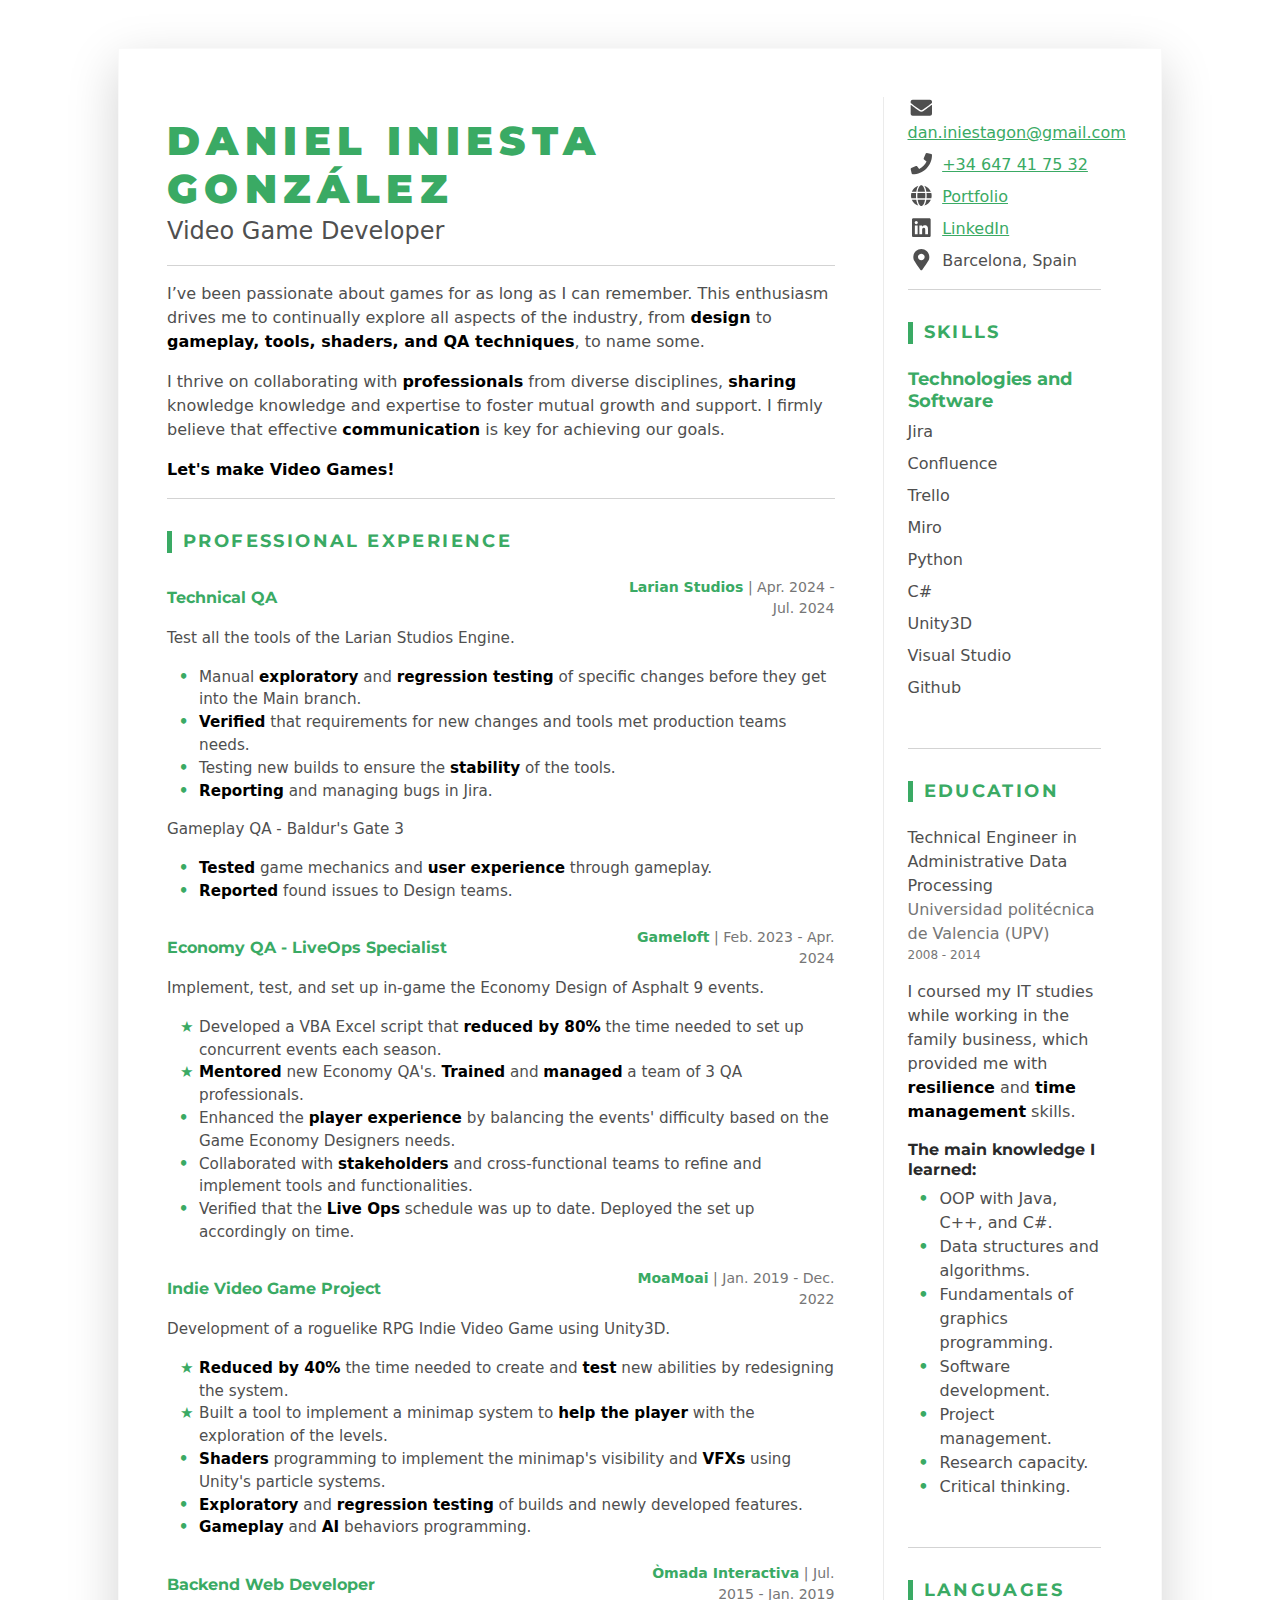
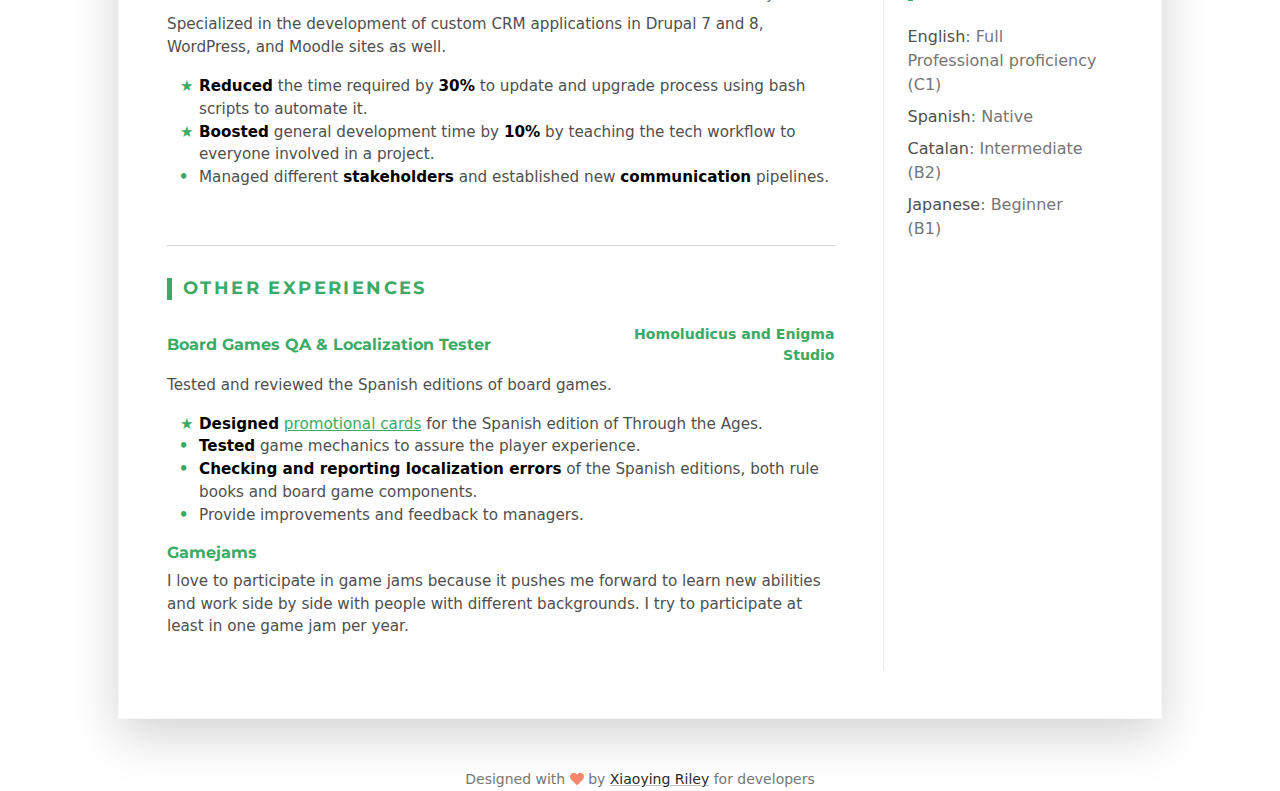
<file: index.html>
<!DOCTYPE html>
<html lang="en">
<head>
    <title>Daniel Iniesta González | CV</title>
    <!-- Meta -->
    <meta charset="utf-8">
    <meta http-equiv="X-UA-Compatible" content="IE=edge">
    <meta name="viewport" content="width=device-width, initial-scale=1.0">
    <meta name="description" content="Daniel Iniesta González | Curriculum Vitae">
    <meta name="author" content="Xiaoying Riley at 3rd Wave Media">

	<meta property='og:title' content='Daniel Iniesta González | Curriculum Vitae'/>
    <meta property='og:image' content='https://daniel-inigon.github.io/mysite/assets/images/ShareImageCV.png'/>
    <meta property='og:description' content='My CV'/>

    <link rel="shortcut icon" href="favicon.ico">  
    
    <link href='https://fonts.googleapis.com/css?family=Lato:300,400,300italic,400italic' rel='stylesheet' type='text/css'>
    <link href='https://fonts.googleapis.com/css?family=Montserrat:400,700' rel='stylesheet' type='text/css'> 
    
    <!-- FontAwesome JS -->
    <script defer src="assets/fontawesome/js/all.js"></script>
    
    <!-- Global CSS -->
    <link rel="stylesheet" href="assets/plugins/bootstrap/css/bootstrap.min.css">  

    <!-- Theme CSS -->  
    <link id="theme-style" rel="stylesheet" href="assets/css/styles.css">

	<!-- Theme CSS -->  
	<link id="theme-style" rel="stylesheet" href="assets/css/devresume.css">
    
</head> 

<body>
	<div class="main-wrapper">
		<div class="container px-3 px-lg-5">
			<article class="resume-wrapper mx-auto theme-bg-light p-5 mb-5 my-5 shadow-lg">
				<div class="resume-body">
					<div class="row">
						<div class="resume-main col-12 col-lg-8 col-xl-9 pe-0 pe-lg-5">

							<section class="header resume-header">
								<div class="profile-content resume-title">
									<h2 class="resume-name mb-0 text-uppercase">Daniel Iniesta González</h2>
									<div class="resume-tagline mb-3 mb-md-0">Video Game Developer</div>
								</div><!--//resume-title-->
							</section>
							<hr>
							<section>
								<div class="col text-start">
									<p>
										I’ve been passionate about games for as long as I can remember. This enthusiasm drives me to continually
										explore all aspects of the industry, from <strong>design</strong> to <strong>gameplay, tools, shaders, and QA techniques</strong>, to name some.
									</p>
									<p>
										I thrive on collaborating with <strong>professionals</strong> from diverse disciplines, <strong>sharing</strong> knowledge
										knowledge and expertise to foster mutual growth and support. I firmly believe that effective <strong>communication</strong> is 
										key for achieving our goals.
									</p>
									<p>
										<Strong>Let's make Video Games!</strong>
									</p>
								</div><!--//col-->
							</section>
							<hr>
							<section class="work-section py-3">
								<h3 class="text-uppercase resume-section-heading mb-4">Professional Experience</h3>

								<!--Larian-->
								<div class="item mb-4">
									<div class="item-heading row align-items-center mb-2">
										<h4 class="item-title col-12 col-md-6 col-lg-8 mb-2 mb-md-0">Technical QA</h4>
										<div class="item-meta col-12 col-md-6 col-lg-4 text-muted text-start text-md-end"><span class="Company-name">Larian Studios</span> | Apr. 2024 - Jul. 2024</div>
									</div>
									<div class="item-content">
										<p>Test all the tools of the Larian Studios Engine.</p>
										<ul class="resume-list">
											<li>Manual <strong>exploratory</strong> and <strong>regression testing</strong> of specific changes before they get into the Main branch.</li>
											<li><strong>Verified</strong> that requirements for new changes and tools met production teams needs.</li>
											<li>Testing new builds to ensure the <strong>stability</strong> of the tools.</li>
											<li><strong>Reporting</strong> and managing bugs in Jira.</li>
										</ul>
										<div class="item-content">
											<p>Gameplay QA - Baldur's Gate 3</p>
											<ul class="resume-list">
												<li><strong>Tested</strong> game mechanics and <strong>user experience</strong> through gameplay.</li>
												<li><strong>Reported</strong> found issues to Design teams.</li>
											</ul>
										</div>
									</div>
								</div><!--//item-->

								<div class="item mb-4">
									<div class="item-heading row align-items-center mb-2">
										<h4 class="item-title col-12 col-md-6 col-lg-8 mb-2 mb-md-0">Economy QA - LiveOps Specialist</h4>
										<div class="item-meta col-12 col-md-6 col-lg-4 text-muted text-start text-md-end"><span class="Company-name">Gameloft</span> | Feb. 2023 - Apr. 2024</div>
									</div>
									<div class="item-content">
										<p>Implement, test, and set up in-game the Economy Design of Asphalt 9 events.</p>
										<ul class="resume-list">
											<li class="resume-achieve">Developed a VBA Excel script that <strong>reduced by 80%</strong> the time needed to set up concurrent events each season.</li>
											<li class="resume-achieve"><strong>Mentored</strong> new Economy QA's. <strong>Trained</strong> and <strong>managed</strong> a team of 3 QA professionals.</li>
											<li>Enhanced the <strong>player experience</strong> by balancing the events' difficulty based on the Game Economy Designers needs.</li>
											<li>Collaborated with <strong>stakeholders</strong> and cross-functional teams to refine and implement tools and functionalities.</li>
											<li>Verified that the <strong>Live Ops</strong> schedule was up to date. Deployed the set up accordingly on time.</li>
										</ul>
									</div>
								</div><!--//item-->

								<div class="item mb-4">
									<div class="item-heading row align-items-center mb-2">
										<h4 class="item-title col-12 col-md-6 col-lg-8 mb-2 mb-md-0">Indie Video Game Project</h4>
										<div class="item-meta col-12 col-md-6 col-lg-4 text-muted text-start text-md-end"><span class="Company-name">MoaMoai</span> | Jan. 2019 - Dec. 2022</div>
										
									</div>
									<div class="item-content">
										<p>Development of a roguelike RPG Indie Video Game using Unity3D.</p>
										<ul class="resume-list">
											<li class="resume-achieve"><strong>Reduced by 40%</strong> the time needed to create and <strong>test</strong> new abilities by redesigning the system.</li>
											<li class="resume-achieve">Built a tool to implement a minimap system to <strong>help the player</strong> with the exploration of the levels.</li>
											<li><strong>Shaders</strong> programming to implement the minimap's visibility and <strong>VFXs</strong> using Unity's particle systems.</li>
											<li><strong>Exploratory</strong> and <strong>regression testing</strong> of builds and newly developed features.</li>
											<li><strong>Gameplay</strong> and <strong>AI</strong> behaviors programming.</li>
										</ul>
									</div>
								</div><!--//item-->
								<div class="item mb-4">
									<div class="item-heading row align-items-center mb-2">
										<h4 class="item-title col-12 col-md-6 col-lg-8 mb-2 mb-md-0">Backend Web Developer</h4>
										<div class="item-meta col-12 col-md-6 col-lg-4 text-muted text-start text-md-end"><span class="Company-name">Òmada Interactiva</span> | Jul. 2015 - Jan. 2019</div>
									</div>
									<div class="item-content">
										<p>Specialized in the development of custom CRM applications in Drupal 7 and 8, WordPress, and Moodle sites as well.</p>
										<ul class="resume-list">
											<li class="resume-achieve"><strong>Reduced</strong> the time required by <strong>30%</strong> to update and upgrade process using bash scripts to automate it.</li>
											<li class="resume-achieve"><strong>Boosted</strong> general development time by <strong>10%</strong> by teaching the tech workflow to everyone involved in a project.</li>
											<li>Managed different <strong>stakeholders</strong> and established new <strong>communication</strong> pipelines.</li>
										</ul>
									</div>
								</div><!--//item-->
							</section><!--//work-section-->
							<hr>
							<section class="project-section py-3">
								<h3 class="text-uppercase resume-section-heading mb-4">Other Experiences</h3>
								<div class="item mb-3">
									<div class="item-heading row align-items-center mb-2">
										<h4 class="item-title col-12 col-md-6 col-lg-8 mb-2 mb-md-0">Board Games QA & Localization Tester</h4>
										<div class="item-meta col-12 col-md-6 col-lg-4 text-muted text-start text-md-end"><span class="Company-name">Homoludicus and Enigma Studio</span></div>
									</div>
									<div class="item-content">
										<p>Tested and reviewed the Spanish editions of board games. </p>
										<ul class="resume-list">
											<li class="resume-achieve"><strong>Designed</strong> <a class="more-link" href="https://boardgamegeek.com/boardgame/136095/through-ages-spanish-promo-card-set" target="_blank" title="Through the ages spanish promo cards"> promotional cards</a> for the Spanish edition of Through the Ages.</li>
											<li><strong>Tested</strong> game mechanics to assure the player experience.</li>
											<li><strong>Checking and reporting localization errors</strong> of the Spanish editions, both rule books and board game components.</li>
											<li>Provide improvements and feedback to managers.</li>
										</ul>
									</div>
								
								<div class="item mb-3">
									<div class="item-heading row align-items-center mb-2">
										<h4 class="item-title col-12 col-md-6 col-lg-8 mb-2 mb-md-0">Gamejams</h4>
									</div>
									<div class="item-content">
										<p>I love to participate in game jams because it pushes me forward to learn new abilities and work side by side with people with different backgrounds.
										I try to participate at least in one game jam per year.</p>
									</div>
								</div>
								</div><!--//item-->
							</section><!--//project-section-->	
						</div><!--//resume-main-->

						<aside class="resume-aside col-12 col-lg-4 col-xl-3 px-lg-4 pb-lg-4">
							
							<section class="contact-section">
								
								<ul class="list-unstyled mb-0">
									<li class="mb-2"><i class="fas fa-envelope fa-fw fa-lg me-2"></i><span class="sr-only">Email:</span><a class="resume-link" href="mailto:dan.iniestagon@gmail.com" title="Email">dan.iniestagon@gmail.com</a></li>
									<li class="mb-2"><i class="fas fa-phone fa-fw fa-lg me-2"></i><span class="sr-only">Phone:</span><a class="resume-link" href="tel:+34647417532" title="Phone">+34 647 41 75 32</a></li>
									<li class="mb-2"><i class="fas fa-globe fa-fw fa-lg me-2"></i><span class="sr-only">Portfolio:</span><a class="resume-link" href="https://daniel-inigon.github.io/mysite/" target="_blank" title="My site">Portfolio</a></li>
									<li class="mb-2"><i class="fab fa-linkedin fa-fw fa-lg me-2"></i><span class="sr-only">LinkedIn:</span><a class="resume-link" href="https://www.linkedin.com/in/daniel-iniesta-gonzalez/" target="_blank" title="LinkedIn">LinkedIn</a></li>
									<li class="mb-2"><i class="fas fa-map-marker-alt fa-fw fa-lg me-2"></i><span class="sr-only">Location:</span>Barcelona, Spain</li>
								</ul>
							</section><!--//contact-section-->
							<hr>
							<section class="skills-section py-3">
								<h3 class="text-uppercase resume-section-heading mb-4">Skills</h3>
								<div class="item">
									<h4 class="item-title">Technologies and Software</h4>
									<ul class="list-unstyled resume-skills-list">
										<li class="mb-2">Jira</li>
										<li class="mb-2">Confluence</li>
										<li class="mb-2">Trello</li>
										<li class="mb-2">Miro</li>
										<li class="mb-2">Python</li>
										<li class="mb-2">C#</li>
										<li class="mb-2">Unity3D</li>
										<li class="mb-2">Visual Studio</li>
										<li class="mb-2">Github</li>
									</ul>
								</div><!--//item-->
								<!--
								<div class="item">
									<h4 class="item-title">Soft</h4>
										<ul class="list-unstyled resume-skills-list">
											<li class="mb-2">Communication</li>
											<li class="mb-2">Self-motivation</li>
											<li class="mb-2">Attentive to details</li>
											<li class="mb-2">Problem-solving</li>
											<li class="mb-2">Emotional Intelligence</li>
										</ul>
									</div>//item
								-->
								</section><!--//skills-section-->
								<hr>
								<section class="education-section py-3">
									<h3 class="text-uppercase resume-section-heading mb-4">Education</h3>
									<ul class="list-unstyled resume-education-list">
										<li class="mb-3">
											<div class="resume-degree font-weight-bold">Technical Engineer in Administrative Data Processing</div>
											<!--<div class="resume-degree font-weight-bold">Ingeniería Técnica en Informática de Gestión</div>-->
											<div class="resume-degree-org text-muted">Universidad politécnica de Valencia (UPV)</div>
											<div class="resume-degree-time text-muted">2008 - 2014</div>
										</li>
										<li>I coursed my IT studies while working in the family business, which provided me with <strong>resilience</strong> and <strong>time management</strong> skills.</li>
									</ul>
									<h6>The main knowledge I learned:</h4>
									<ul class="resume-list">
										<li>OOP with Java, C++, and C#.</li>
										<li>Data structures and algorithms.</li>
										<li>Fundamentals of graphics programming.</li>
										<li>Software development.</li>
										<!--<li>Web programming.</li>-->
										<li>Project management.</li>
										<li>Research capacity.</li>
										<li>Critical thinking.</li>
										<!--<li>MySql databases.</li>-->
									</ul>
								</section><!--//education-section-->
								<hr>
								<section class="skills-section py-3">
									<h3 class="text-uppercase resume-section-heading mb-4">Languages</h3>
									<ul class="list-unstyled resume-lang-list">
										<li class="mb-2">English<span class="text-muted">: Full Professional proficiency (C1)</span></li>
										<li class="mb-2">Spanish<span class="text-muted">: Native</span></li>
										<li class="mb-2">Catalan<span class="text-muted">: Intermediate (B2)</span></li>
										<li class="mb-2">Japanese<span class="text-muted">: Beginner (B1)</span></li>
									</ul>
								</section><!--//certificates-section-->
								</aside><!--//resume-aside-->
							</div><!--//row-->
						</div><!--//resume-body-->
					</article>
					
				</div><!--//container-->
				
				<footer class="container text-center">
					<!--/* This template is free as long as you keep the footer attribution link. If you'd like to use the template without the attribution link, you can buy the commercial license via our website: themes.3rdwavemedia.com Thank you for your support. :) */-->
					<small class="copyright text-muted">Designed with <i class="fas fa-heart"></i> by <a class="theme-link" href="http://themes.3rdwavemedia.com" target="_blank">Xiaoying Riley</a> for developers</small>
				</footer>
			</div><!--//main-wrapper-->
</body>
</html>
</file>
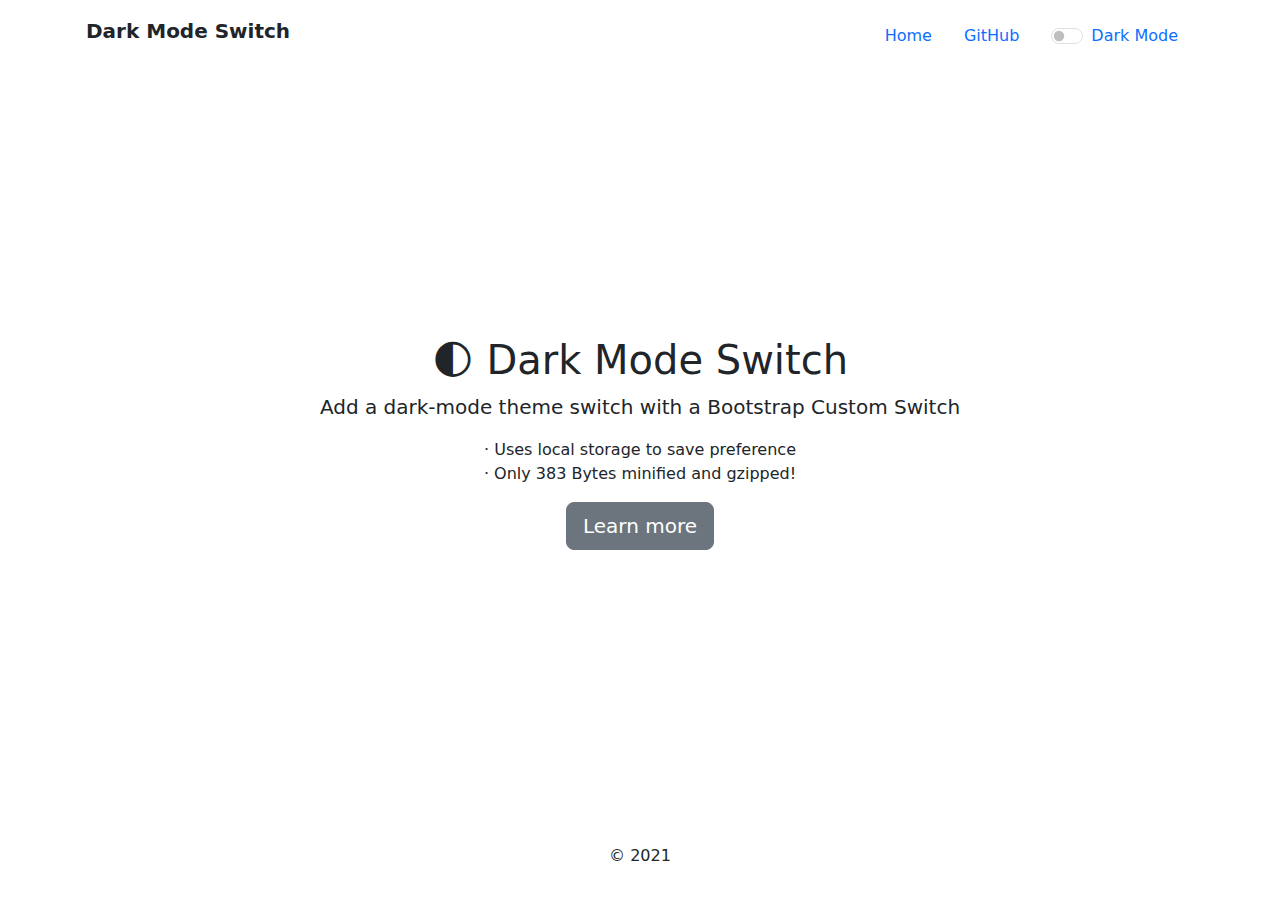
<file: assets/plugins/dark-mode-switch/index.html>
<!doctype html>
<html lang="en" class="h-100">

<head>
  <meta charset="utf-8">
  <meta http-equiv="x-ua-compatible" content="ie=edge">
  <meta name="viewport" content="width=device-width, initial-scale=1">
  <title>Dark Mode Switch</title>
  <meta name="description" content="Add a dark-mode theme toggle with a Bootstrap Custom Switch">

  <link rel="icon"
    href="data:image/svg+xml,<svg xmlns=%22http://www.w3.org/2000/svg%22 viewBox=%220 0 100 100%22><text y=%22.9em%22 font-size=%2280%22>🌓</text></svg>">
  
  <meta property="og:site_name" content="GitHub">
  <meta property="og:image"
    content="https://repository-images.githubusercontent.com/194995309/38db8f80-9db7-11e9-998f-43f2a26d9e0b">
  <meta property="og:title" content="dark-mode-switch">
  <meta property="og:description" content="Add a dark-mode theme toggle with a Bootstrap Custom Switch">
  <meta property="og:url" content="https://coliff.github.io/dark-mode-switch/">
  <link rel="author" href="https://christianoliff.com/">
  <meta name="twitter:creator" content="@christianoliff">
  <meta name="monetization" content="$ilp.uphold.com/Epqzn3YGr2MB">

  <link rel="stylesheet" href="https://cdn.jsdelivr.net/npm/bootstrap@5/dist/css/bootstrap.min.css">

  <!-- IE 11 polyfill for CSS and Custom Properties -->
  <script
    nomodule>window.MSInputMethodContext && document.documentMode && document.write('<link rel="stylesheet" href="https://cdn.jsdelivr.net/npm/bootstrap-ie11@5/css/bootstrap-ie11.min.css"><script src="https://cdn.jsdelivr.net/npm/ie11-custom-properties@4/ie11CustomProperties.min.js"><\/script>');</script>

  <link rel="stylesheet" href="dark-mode.css">

</head>

<body class="bg-white text-center d-flex h-100">

  <div class="container d-flex p-3 mx-auto w-100 flex-column">
    <header class="mb-auto">
      <div class="float-md-start fw-bold fs-5">Dark Mode Switch</div>
      <nav class="nav justify-content-center float-md-end">
        <a class="nav-link active" href="https://coliff.github.io/dark-mode-switch/">Home</a>
        <a class="nav-link" href="https://github.com/coliff/dark-mode-switch" target="_blank">GitHub</a>
        <div class="nav-link">

          <div class="form-check form-switch">
            <input type="checkbox" class="form-check-input" id="darkSwitch">
            <label class="custom-control-label" for="darkSwitch">Dark Mode</label>
          </div>
          <script src="dark-mode-switch.min.js"></script>

        </div>
      </nav>
    </header>

    <main role="main">
      <h1>🌓 Dark Mode Switch</h1>
      <p class="lead">Add a dark-mode theme switch with a Bootstrap Custom Switch</p>
      <ul class="list-unstyled">
        <li>&middot; Uses local storage to save preference</li>
        <li>&middot; Only 383 Bytes minified and gzipped!</li>
      </ul>
      <p>
        <a href="https://github.com/coliff/dark-mode-switch" target="_blank" rel="noopener"
          class="btn btn-lg btn-secondary">
          Learn more
        </a>
      </p>
    </main>

    <footer class="mt-auto">
      <p>&copy; 2021</p>
    </footer>

  </div>
</body>

</html>
</file>
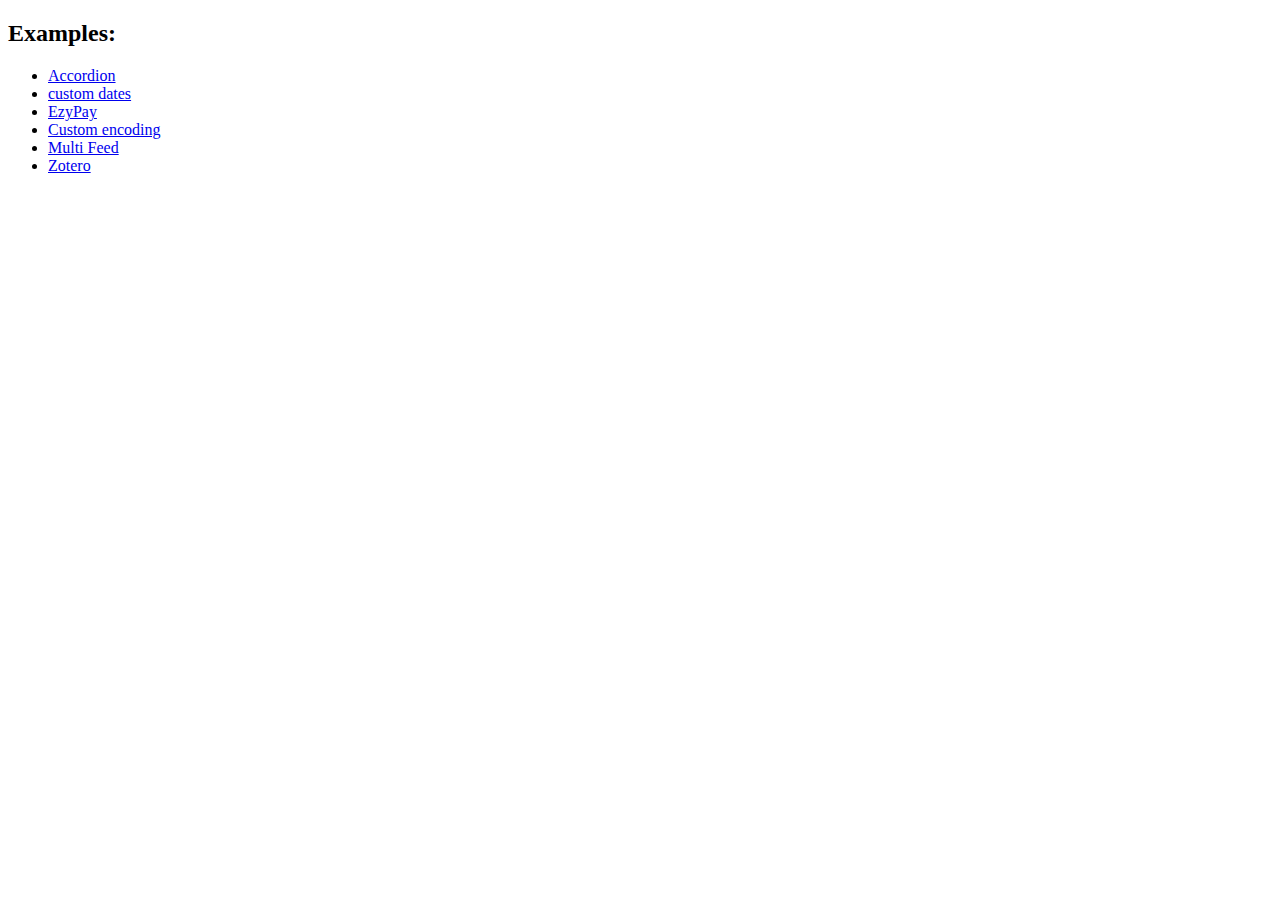
<file: assets/plugins/vanilla-rss/index.html>
<!DOCTYPE html>
<html>
  <head>
    <title>vanilla-rss</title>
  </head>
  <body>
    <div>
      <h2>Examples:</h2>
      <ul>
        <li><a href="examples/accordion.html">Accordion</a></li>
        <li><a href="examples/custom-dates.html">custom dates</a></li>
        <li><a href="examples/ezypay.html">EzyPay</a></li>
        <li><a href="examples/ISO-8859-1.html">Custom encoding</a></li>
        <li><a href="examples/multi-feed.html">Multi Feed</a></li>
        <li><a href="examples/zotero.html">Zotero</a></li>
      </ul>
    </div>
  </body>
</html>
</file>
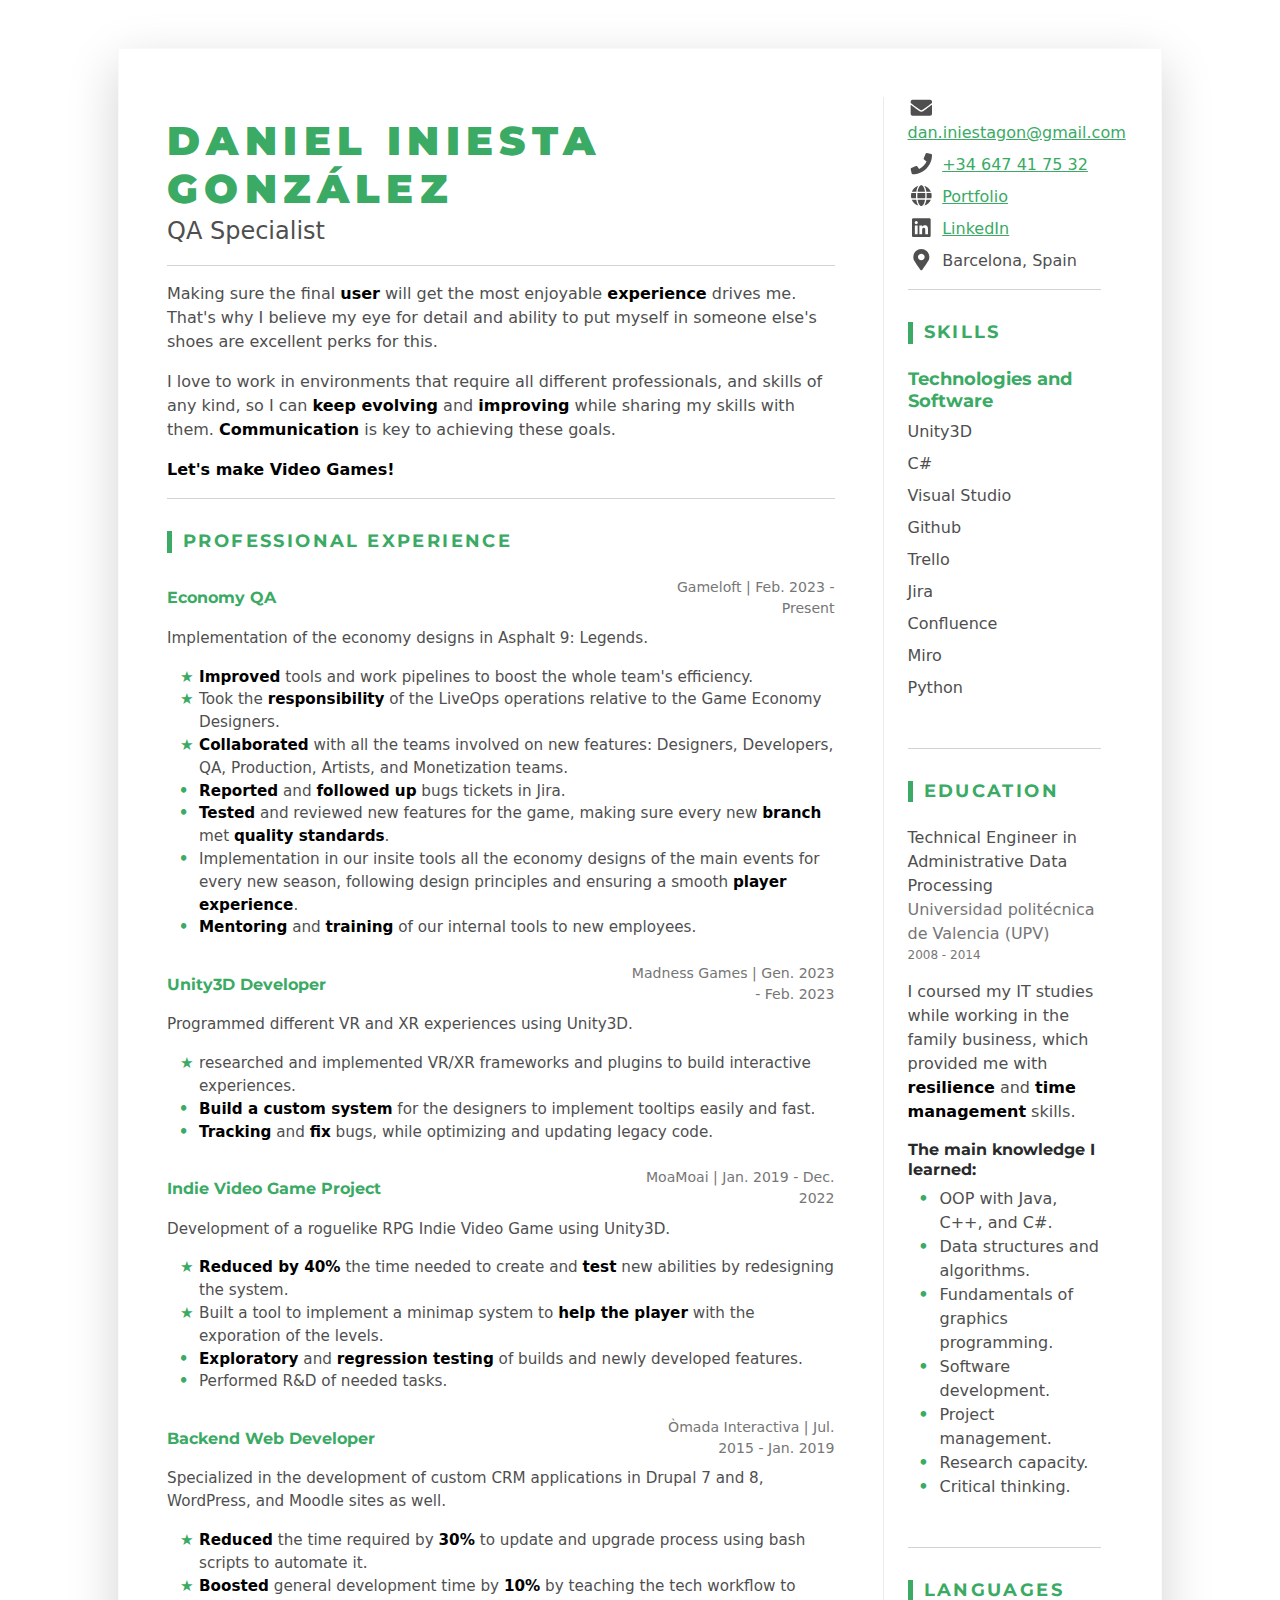
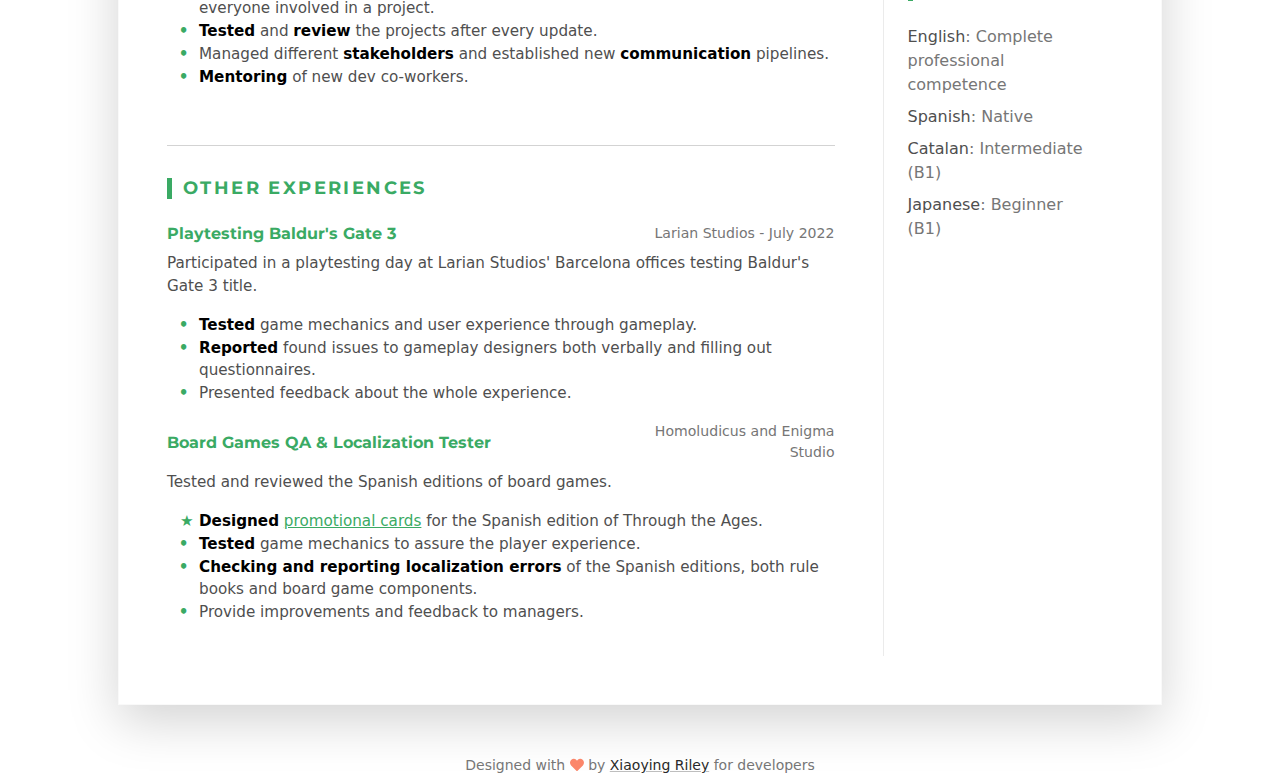
<file: qaresume.html>
<!DOCTYPE html>
<html lang="en">
<head>
    <title>Daniel Iniesta González | CV</title>
    <!-- Meta -->
    <meta charset="utf-8">
    <meta http-equiv="X-UA-Compatible" content="IE=edge">
    <meta name="viewport" content="width=device-width, initial-scale=1.0">
    <meta name="description" content="Daniel Iniesta González | Curriculum Vitae">
    <meta name="author" content="Xiaoying Riley at 3rd Wave Media">

	<meta property='og:title' content='Daniel Iniesta González | Curriculum Vitae'/>
    <meta property='og:image' content='https://daniel-inigon.github.io/mysite/assets/images/ShareImageCV.png'/>
    <meta property='og:description' content='My CV'/>

    <link rel="shortcut icon" href="favicon.ico">  
    
    <link href='https://fonts.googleapis.com/css?family=Lato:300,400,300italic,400italic' rel='stylesheet' type='text/css'>
    <link href='https://fonts.googleapis.com/css?family=Montserrat:400,700' rel='stylesheet' type='text/css'> 
    
    <!-- FontAwesome JS -->
    <script defer src="assets/fontawesome/js/all.js"></script>
    
    <!-- Global CSS -->
    <link rel="stylesheet" href="assets/plugins/bootstrap/css/bootstrap.min.css">  

    <!-- Theme CSS -->  
    <link id="theme-style" rel="stylesheet" href="assets/css/styles.css">

	<!-- Theme CSS -->  
	<link id="theme-style" rel="stylesheet" href="assets/css/devresume.css">
    
</head> 

<body>
	<div class="main-wrapper">
		<div class="container px-3 px-lg-5">
			<article class="resume-wrapper mx-auto theme-bg-light p-5 mb-5 my-5 shadow-lg">
				<div class="resume-body">
					<div class="row">
						<div class="resume-main col-12 col-lg-8 col-xl-9 pe-0 pe-lg-5">

							<section class="header resume-header">
								<div class="profile-content resume-title">
									<h2 class="resume-name mb-0 text-uppercase">Daniel Iniesta González</h2>
									<div class="resume-tagline mb-3 mb-md-0">QA Specialist</div>
								</div><!--//resume-title-->
							</section>
							<hr>
							<section>
								<div class="col text-start">
									<p>Making sure the final <strong>user</strong> will get the most enjoyable <strong>experience</strong> drives me. That's why I believe my eye for detail and ability to put myself in someone else's shoes are excellent perks for this.</p> 
									<p>I love to work in environments that require all different professionals, and skills of any kind, so I can <strong>keep evolving</strong> and <strong>improving</strong> while sharing my skills with them. <strong>Communication</strong> is key to achieving these goals.</p>
									
									<!--<p>Working alongside people from diverse profiles and backgrounds drives me, so I can learn from them while sharing my knowledge to achieve team goals.
									I firmly believe that <strong>communication</strong> is key; that's why I am a <strong>team player</strong>, and always ready to lend a hand.</p>-->
									<p><Strong>Let's make Video Games!</strong></p>
								</div><!--//col-->
							</section>
							<hr>
							<section class="work-section py-3">
								<h3 class="text-uppercase resume-section-heading mb-4">Professional Experience</h3>
								<div class="item mb-4">
									<div class="item-heading row align-items-center mb-2">
										<h4 class="item-title col-12 col-md-6 col-lg-8 mb-2 mb-md-0">Economy QA</h4>
										<div class="item-meta col-12 col-md-6 col-lg-4 text-muted text-start text-md-end">Gameloft | Feb. 2023 - Present</div>
									</div>
									<div class="item-content">
										<p>Implementation of the economy designs in Asphalt 9: Legends.</p>
										<ul class="resume-list">
											<li class="resume-achieve"><strong>Improved</strong> tools and work pipelines to boost the whole team's efficiency.</li>
											<li class="resume-achieve">Took the <strong>responsibility</strong> of the LiveOps operations relative to the Game Economy Designers.</li>
											<li class="resume-achieve"><strong>Collaborated</strong> with all the teams involved on new features: Designers, Developers, QA, Production, Artists, and Monetization teams.</li>
											<li><strong>Reported</strong> and <strong>followed up</strong> bugs tickets in Jira.</li>
											<li><strong>Tested</strong> and reviewed new features for the game, making sure every new <strong>branch</strong> met <strong>quality standards</strong>.</li>
											<li>Implementation in our insite tools all the economy designs of the main events for every new season, following design principles and ensuring a smooth <strong>player experience</strong>.</li>
											<li><strong>Mentoring</strong> and <strong>training</strong> of our internal tools to new employees.</li>
										</ul>
									</div>
								</div><!--//item-->
								<div class="item mb-4">
									<div class="item-heading row align-items-center mb-2">
										<h4 class="item-title col-12 col-md-6 col-lg-8 mb-2 mb-md-0">Unity3D Developer</h4>
										<div class="item-meta col-12 col-md-6 col-lg-4 text-muted text-start text-md-end">Madness Games | Gen. 2023 - Feb. 2023</div>
									</div>
									<div class="item-content">
										<p>Programmed different VR and XR experiences using Unity3D.</p>
										<ul class="resume-list">
											<li class="resume-achieve">researched and implemented VR/XR frameworks and plugins to build interactive experiences.</li>
											<li><strong>Build a custom system</strong> for the designers to implement tooltips easily and fast.</li>
											<li><strong>Tracking</strong> and <strong>fix</strong> bugs, while optimizing and updating legacy code.</li>
										</ul>
									</div>
								</div><!--//item-->
								<div class="item mb-4">
									<div class="item-heading row align-items-center mb-2">
										<h4 class="item-title col-12 col-md-6 col-lg-8 mb-2 mb-md-0">Indie Video Game Project</h4>
										<div class="item-meta col-12 col-md-6 col-lg-4 text-muted text-start text-md-end">MoaMoai | Jan. 2019 - Dec. 2022</div>
									</div>
									<div class="item-content">
										<p>Development of a roguelike RPG Indie Video Game using Unity3D.</p>
										<ul class="resume-list">
											<li class="resume-achieve"><strong>Reduced by 40%</strong> the time needed to create and <strong>test</strong> new abilities by redesigning the system.</li>
											<li class="resume-achieve">Built a tool to implement a minimap system to <strong>help the player</strong> with the exporation of the levels.</li>
											<li><strong>Exploratory</strong> and <strong>regression testing</strong> of builds and newly developed features.</li>
											<li>Performed R&D of needed tasks.</li>
										</ul>
									</div>
								</div><!--//item-->
								<div class="item mb-4">
									<div class="item-heading row align-items-center mb-2">
										<h4 class="item-title col-12 col-md-6 col-lg-8 mb-2 mb-md-0">Backend Web Developer</h4>
										<div class="item-meta col-12 col-md-6 col-lg-4 text-muted text-start text-md-end"> Òmada Interactiva | Jul. 2015 - Jan. 2019</div>
									</div>
									<div class="item-content">
										<p>Specialized in the development of custom CRM applications in Drupal 7 and 8, WordPress, and Moodle sites as well.</p>
										<ul class="resume-list">
											<li class="resume-achieve"><strong>Reduced</strong> the time required by <strong>30%</strong> to update and upgrade process using bash scripts to automate it.</li>
											<li class="resume-achieve"><strong>Boosted</strong> general development time by <strong>10%</strong> by teaching the tech workflow to everyone involved in a project.</li>
											<li><strong>Tested</strong> and <strong>review</strong> the projects after every update.</li>
											<li>Managed different <strong>stakeholders</strong> and established new <strong>communication</strong> pipelines.</li>
											<li><strong>Mentoring</strong> of new dev co-workers.</li>
										</ul>
									</div>
								</div><!--//item-->
								
								<!--
								<div class="item mb-4">
									<div class="item-heading row align-items-center mb-2">
										<h4 class="item-title col-12 col-md-6 col-lg-8 mb-2 mb-md-0">Junior Programmer</h4>
										<div class="item-meta col-12 col-md-6 col-lg-4 text-muted text-start text-md-end">Conpas | Feb. 2015 - Jul. 2015</div>
										
									</div>
									<div class="item-content">
										<p>Developed CRM systems in ZohoCRM and custom PHP systems.</p>
										<ul class="resume-list">
											<li class="resume-achieve"><strong>Decreased by 25%</strong> the <strong>time needed</strong> to complete tasks by upgrading the client's projects workflow.</li>
											<li><strong>Analyzed and tested new tools</strong> of ZohoCRM and provided reports to my co-workers.</li>
											<li>Responsible for <strong>QA</strong> work, assuring the <strong>user experience</strong> was the best possible while providing customer support.</li>
										</ul>
									</div>
								</div><!--//item-->
							</section><!--//work-section-->

							<hr>
							<section class="project-section py-3">
								<h3 class="text-uppercase resume-section-heading mb-4">Other Experiences</h3>
								
								<div class="item mb-3">
									<div class="item-heading row align-items-center mb-2">
										<h4 class="item-title col-12 col-md-6 col-lg-8 mb-2 mb-md-0">Playtesting Baldur's Gate 3</h4>
										<div class="item-meta col-12 col-md-6 col-lg-4 text-muted text-start text-md-end">Larian Studios - July 2022</div>
									</div>
									<div class="item-content">
										<p>Participated in a playtesting day at Larian Studios' Barcelona offices testing Baldur's Gate 3 title.</p>
										<ul class="resume-list">
											<li><strong>Tested</strong> game mechanics and user experience through gameplay.</li>
											<li><strong>Reported</strong> found issues to gameplay designers both verbally and filling out questionnaires.</li>
											<li>Presented feedback about the whole experience.</li>
										</ul>
									</div>
								
								<div class="item mb-3">
									<div class="item-heading row align-items-center mb-2">
										<h4 class="item-title col-12 col-md-6 col-lg-8 mb-2 mb-md-0">Board Games QA & Localization Tester</h4>
										<div class="item-meta col-12 col-md-6 col-lg-4 text-muted text-start text-md-end">Homoludicus and Enigma Studio</div>
									</div>
									<div class="item-content">
										<p>Tested and reviewed the Spanish editions of board games. </p>
										<ul class="resume-list">
											<li class="resume-achieve"><strong>Designed</strong> <a class="more-link" href="https://boardgamegeek.com/boardgame/136095/through-ages-spanish-promo-card-set" target="_blank" title="Through the ages spanish promo cards"> promotional cards</a> for the Spanish edition of Through the Ages.</li>
											<li><strong>Tested</strong> game mechanics to assure the player experience.</li>
											<li><strong>Checking and reporting localization errors</strong> of the Spanish editions, both rule books and board game components.</li>
											<li>Provide improvements and feedback to managers.</li>
										</ul>
									</div>
								<!--
								<div class="item mb-3">
									<div class="item-heading row align-items-center mb-2">
										<h4 class="item-title col-12 col-md-6 col-lg-8 mb-2 mb-md-0">Gamejams</h4>
									</div>
									<div class="item-content">
										<p>I love to participate in game jams because it pushes me forward to learn new abilities and work side by side with people with different backgrounds.
										I try to participate at least in one game jam per year.</p>
									</div>
								</div>
								</div><!--//item--

								<!--
								<div class="item mb-3">
									<div class="item-heading row align-items-center mb-2">
										<h4 class="item-title col-12 col-md-6 col-lg-8 mb-2 mb-md-0">Board Games QA Tester</h4>
										<div class="item-meta col-12 col-md-6 col-lg-4 text-muted text-start text-md-end"> Enigma Studio - QSystem</div>
										
									</div>
									<div class="item-content">
										<p>Tested the Serie Q Sherlock.</p>
										<ul class="resume-list">
											<li class="resume-achieve">Testing Serie Q Sherlock card games.</li>
											<li>Talk about the <strong>game flow and feel</strong> while assuring the story was correct and made sense.</li>
											<li>Checking and informing if there were any localization errors.</li>
										</ul>
									</div>
								</div><!--//item-->
								<!--
								<div class="item mb-3">
									<div class="item-heading row align-items-center mb-2">
										<h4 class="item-title col-12 col-md-6 col-lg-8 mb-2 mb-md-0">Board Games Tester</h4>
										<div class="item-meta col-12 col-md-6 col-lg-4 text-muted text-start text-md-end"> Idealúdica</div>
										
									</div>
									<div class="item-content">
										<p>Tested many board games prototypes for Idealúdica.</p>
										<ul class="resume-list">
											<li class="resume-achieve">Participated in research studios related to boardgames mechanics.</li>
											<li>Proposed improvements and feedback to managers.</li>
										</ul>
									</div>
								</div><!--//item-->
								
							</section><!--//project-section-->	
						</div><!--//resume-main-->

						<aside class="resume-aside col-12 col-lg-4 col-xl-3 px-lg-4 pb-lg-4">
							
							<section class="contact-section">
								
								<ul class="list-unstyled mb-0">
									<li class="mb-2"><i class="fas fa-envelope fa-fw fa-lg me-2"></i><span class="sr-only">Email:</span><a class="resume-link" href="mailto:dan.iniestagon@gmail.com" title="Email">dan.iniestagon@gmail.com</a></li>
									<li class="mb-2"><i class="fas fa-phone fa-fw fa-lg me-2"></i><span class="sr-only">Phone:</span><a class="resume-link" href="tel:+34647417532" title="Phone">+34 647 41 75 32</a></li>
									<li class="mb-2"><i class="fas fa-globe fa-fw fa-lg me-2"></i><span class="sr-only">Portfolio:</span><a class="resume-link" href="https://daniel-inigon.github.io/mysite/" target="_blank" title="My site">Portfolio</a></li>
									<li class="mb-2"><i class="fab fa-linkedin fa-fw fa-lg me-2"></i><span class="sr-only">LinkedIn:</span><a class="resume-link" href="https://www.linkedin.com/in/daniel-iniesta-gonzalez/" target="_blank" title="LinkedIn">LinkedIn</a></li>
									<li class="mb-2"><i class="fas fa-map-marker-alt fa-fw fa-lg me-2"></i><span class="sr-only">Location:</span>Barcelona, Spain</li>
								</ul>
							</section><!--//contact-section-->
							<hr>
							<section class="skills-section py-3">
								<h3 class="text-uppercase resume-section-heading mb-4">Skills</h3>
								<div class="item">
									<h4 class="item-title">Technologies and Software</h4>
									<ul class="list-unstyled resume-skills-list">
										<li class="mb-2">Unity3D</li>
										<li class="mb-2">C#</li>
										<li class="mb-2">Visual Studio</li>
										<li class="mb-2">Github</li>
										<li class="mb-2">Trello</li>
										<li class="mb-2">Jira</li>
										<li class="mb-2">Confluence</li>
										<li class="mb-2">Miro</li>
										<li class="mb-2">Python</li>
									</ul>
								</div><!--//item-->
								<!--
								<div class="item">
									<h4 class="item-title">Soft</h4>
										<ul class="list-unstyled resume-skills-list">
											<li class="mb-2">Communication</li>
											<li class="mb-2">Self-motivation</li>
											<li class="mb-2">Attentive to details</li>
											<li class="mb-2">Problem-solving</li>
											<li class="mb-2">Emotional Intelligence</li>
										</ul>
									</div>//item
								-->
								</section><!--//skills-section-->
								<hr>
								<section class="education-section py-3">
									<h3 class="text-uppercase resume-section-heading mb-4">Education</h3>
									<ul class="list-unstyled resume-education-list">
										<li class="mb-3">
											<div class="resume-degree font-weight-bold">Technical Engineer in Administrative Data Processing</div>
											<!--<div class="resume-degree font-weight-bold">Ingeniería Técnica en Informática de Gestión</div>-->
											<div class="resume-degree-org text-muted">Universidad politécnica de Valencia (UPV)</div>
											<div class="resume-degree-time text-muted">2008 - 2014</div>
										</li>
										<li>I coursed my IT studies while working in the family business, which provided me with <strong>resilience</strong> and <strong>time management</strong> skills.</li>
									</ul>
									<h6>The main knowledge I learned:</h4>
									<ul class="resume-list">
										<li>OOP with Java, C++, and C#.</li>
										<li>Data structures and algorithms.</li>
										<li>Fundamentals of graphics programming.</li>
										<li>Software development.</li>
										<!--<li>Web programming.</li>-->
										<li>Project management.</li>
										<li>Research capacity.</li>
										<li>Critical thinking.</li>
										<!--<li>MySql databases.</li>-->
									</ul>
								</section><!--//education-section-->
								<hr>
								<section class="skills-section py-3">
									<h3 class="text-uppercase resume-section-heading mb-4">Languages</h3>
									<ul class="list-unstyled resume-lang-list">
										<li class="mb-2">English<span class="text-muted">: Complete professional competence</span></li>
										<li class="mb-2">Spanish<span class="text-muted">: Native</span></li>
										<li class="mb-2">Catalan<span class="text-muted">: Intermediate (B1)</span></li>
										<li class="mb-2">Japanese<span class="text-muted">: Beginner (B1)</span></li>
									</ul>
								</section><!--//certificates-section-->
								</aside><!--//resume-aside-->
							</div><!--//row-->
						</div><!--//resume-body-->
					</article>
					
				</div><!--//container-->
				
				<footer class="container text-center">
					<!--/* This template is free as long as you keep the footer attribution link. If you'd like to use the template without the attribution link, you can buy the commercial license via our website: themes.3rdwavemedia.com Thank you for your support. :) */-->
					<small class="copyright text-muted">Designed with <i class="fas fa-heart"></i> by <a class="theme-link" href="http://themes.3rdwavemedia.com" target="_blank">Xiaoying Riley</a> for developers</small>
				</footer>
			</div><!--//main-wrapper-->
</body>
</html>
</file>
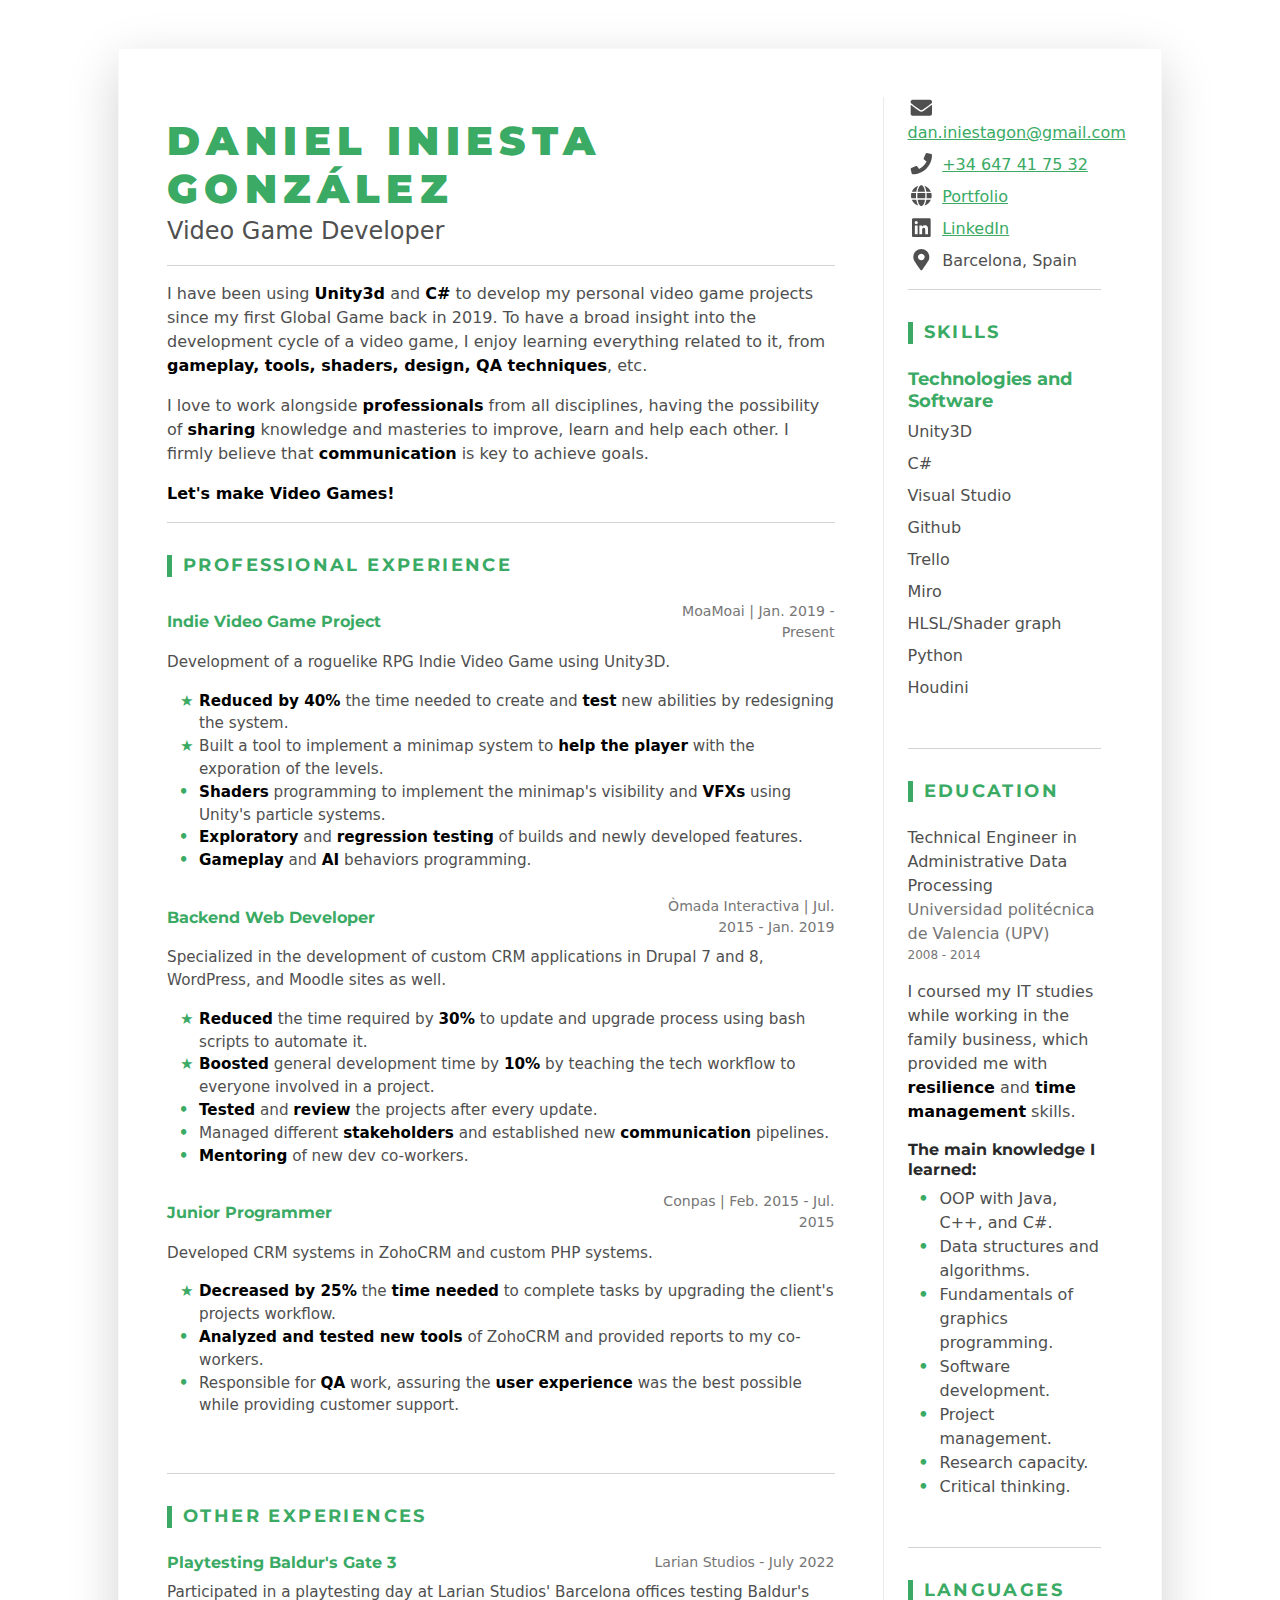
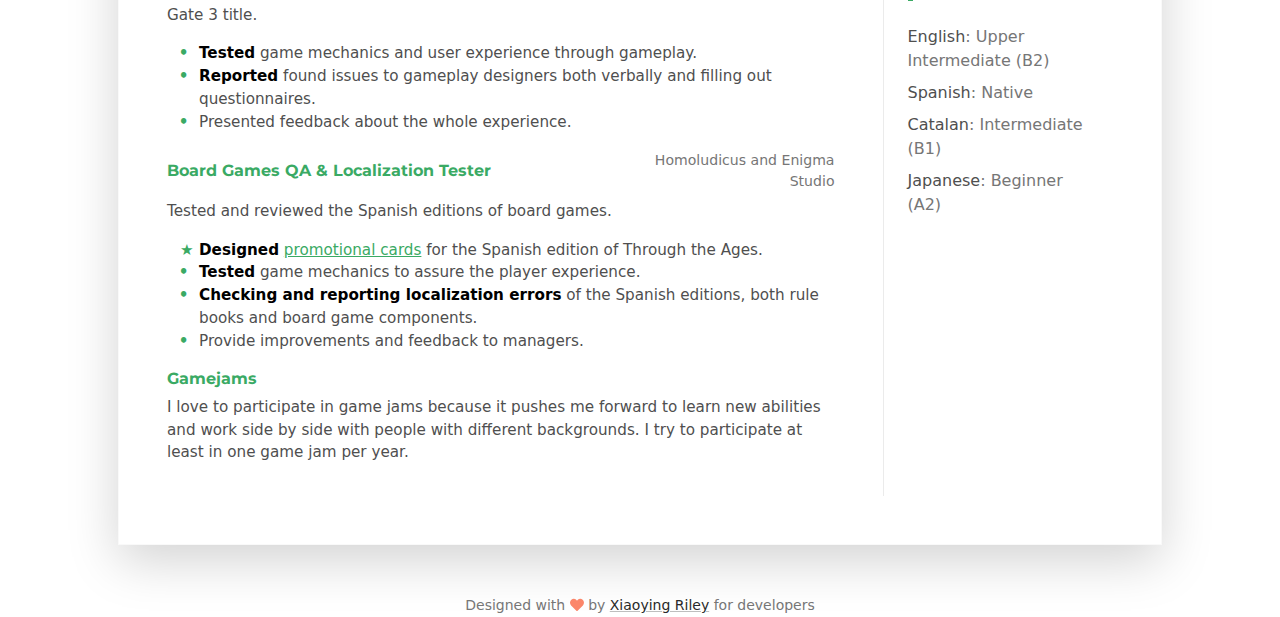
<file: robots.html>
<!DOCTYPE html>
<html lang="en">
<head>
    <title>Daniel Iniesta González | CV</title>
    <!-- Meta -->
    <meta charset="utf-8">
    <meta http-equiv="X-UA-Compatible" content="IE=edge">
    <meta name="viewport" content="width=device-width, initial-scale=1.0">
    <meta name="description" content="Daniel Iniesta González | Curriculum Vitae">
    <meta name="author" content="Xiaoying Riley at 3rd Wave Media">

	<meta property='og:title' content='Daniel Iniesta González | Curriculum Vitae'/>
    <meta property='og:image' content='https://daniel-inigon.github.io/mysite/assets/images/ShareImageCV.png'/>
    <meta property='og:description' content='My CV'/>

    <link rel="shortcut icon" href="favicon.ico">  
    
    <link href='https://fonts.googleapis.com/css?family=Lato:300,400,300italic,400italic' rel='stylesheet' type='text/css'>
    <link href='https://fonts.googleapis.com/css?family=Montserrat:400,700' rel='stylesheet' type='text/css'> 
    
    <!-- FontAwesome JS -->
    <script defer src="assets/fontawesome/js/all.js"></script>
    
    <!-- Global CSS -->
    <link rel="stylesheet" href="assets/plugins/bootstrap/css/bootstrap.min.css">  

    <!-- Theme CSS -->  
    <link id="theme-style" rel="stylesheet" href="assets/css/styles.css">

	<!-- Theme CSS -->  
	<link id="theme-style" rel="stylesheet" href="assets/css/devresume.css">
    
</head> 

<body>
	<div class="main-wrapper">
		<div class="container px-3 px-lg-5">
			<article class="resume-wrapper mx-auto theme-bg-light p-5 mb-5 my-5 shadow-lg">
				<div class="resume-body">
					<div class="row">
						<div class="resume-main col-12 col-lg-8 col-xl-9 pe-0 pe-lg-5">

							<section class="header resume-header">
								<div class="profile-content resume-title">
									<h2 class="resume-name mb-0 text-uppercase">Daniel Iniesta González</h2>
									<div class="resume-tagline mb-3 mb-md-0">Video Game Developer</div>
								</div><!--//resume-title-->
							</section>
							<hr>
							<section>
								<div class="col text-start">
									<p>
										I have been using <strong>Unity3d</strong> and <strong>C#</strong> to develop my personal video game projects since my first Global Game
										back in 2019. To have a broad insight into the development cycle of a video game, I enjoy learning
										everything related to it, from <strong> gameplay, tools, shaders, design, QA techniques</strong>, etc.
									</p>
									<p>
										I love to work alongside <strong>professionals</strong> from all disciplines, having the possibility of <strong>sharing</strong>
										knowledge and masteries to improve, learn and help each other. I firmly believe that <strong>communication</strong> is key 
										to achieve goals.
									</p>
									<p>
										<Strong>Let's make Video Games!</strong>
									</p>
								</div><!--//col-->
							</section>
							<hr>
							<section class="work-section py-3">
								<h3 class="text-uppercase resume-section-heading mb-4">Professional Experience</h3>
								<div class="item mb-4">
									<div class="item-heading row align-items-center mb-2">
										<h4 class="item-title col-12 col-md-6 col-lg-8 mb-2 mb-md-0">Indie Video Game Project</h4>
										<div class="item-meta col-12 col-md-6 col-lg-4 text-muted text-start text-md-end">MoaMoai | Jan. 2019 - Present</div>
										
									</div>
									<div class="item-content">
										<p>Development of a roguelike RPG Indie Video Game using Unity3D.</p>
										<ul class="resume-list">
											<li class="resume-achieve"><strong>Reduced by 40%</strong> the time needed to create and <strong>test</strong> new abilities by redesigning the system.</li>
											<li class="resume-achieve">Built a tool to implement a minimap system to <strong>help the player</strong> with the exporation of the levels.</li>
											<li><strong>Shaders</strong> programming to implement the minimap's visibility and <strong>VFXs</strong> using Unity's particle systems.</li>
											<li><strong>Exploratory</strong> and <strong>regression testing</strong> of builds and newly developed features.</li>
											<li><strong>Gameplay</strong> and <strong>AI</strong> behaviors programming.</li>
										</ul>
									</div>
								</div><!--//item-->
								<div class="item mb-4">
									<div class="item-heading row align-items-center mb-2">
										<h4 class="item-title col-12 col-md-6 col-lg-8 mb-2 mb-md-0">Backend Web Developer</h4>
										<div class="item-meta col-12 col-md-6 col-lg-4 text-muted text-start text-md-end"> Òmada Interactiva | Jul. 2015 - Jan. 2019</div>
									</div>
									<div class="item-content">
										<p>Specialized in the development of custom CRM applications in Drupal 7 and 8, WordPress, and Moodle sites as well.</p>
										<ul class="resume-list">
											<li class="resume-achieve"><strong>Reduced</strong> the time required by <strong>30%</strong> to update and upgrade process using bash scripts to automate it.</li>
											<li class="resume-achieve"><strong>Boosted</strong> general development time by <strong>10%</strong> by teaching the tech workflow to everyone involved in a project.</li>
											<li><strong>Tested</strong> and <strong>review</strong> the projects after every update.</li>
											<li>Managed different <strong>stakeholders</strong> and established new <strong>communication</strong> pipelines.</li>
											<li><strong>Mentoring</strong> of new dev co-workers.</li>
										</ul>
									</div>
								</div><!--//item-->
								<div class="item mb-4">
									<div class="item-heading row align-items-center mb-2">
										<h4 class="item-title col-12 col-md-6 col-lg-8 mb-2 mb-md-0">Junior Programmer</h4>
										<div class="item-meta col-12 col-md-6 col-lg-4 text-muted text-start text-md-end">Conpas | Feb. 2015 - Jul. 2015</div>
										
									</div>
									<div class="item-content">
										<p>Developed CRM systems in ZohoCRM and custom PHP systems.</p>
										<ul class="resume-list">
											<li class="resume-achieve"><strong>Decreased by 25%</strong> the <strong>time needed</strong> to complete tasks by upgrading the client's projects workflow.</li>
											<li><strong>Analyzed and tested new tools</strong> of ZohoCRM and provided reports to my co-workers.</li>
											<li>Responsible for <strong>QA</strong> work, assuring the <strong>user experience</strong> was the best possible while providing customer support.</li>
										</ul>
									</div>
								</div><!--//item-->
							</section><!--//work-section-->

							<hr>
							<section class="project-section py-3">
								<h3 class="text-uppercase resume-section-heading mb-4">Other Experiences</h3>
								
								<div class="item mb-3">
									<div class="item-heading row align-items-center mb-2">
										<h4 class="item-title col-12 col-md-6 col-lg-8 mb-2 mb-md-0">Playtesting Baldur's Gate 3</h4>
										<div class="item-meta col-12 col-md-6 col-lg-4 text-muted text-start text-md-end">Larian Studios - July 2022</div>
									</div>
									<div class="item-content">
										<p>Participated in a playtesting day at Larian Studios' Barcelona offices testing Baldur's Gate 3 title.</p>
										<ul class="resume-list">
											<li><strong>Tested</strong> game mechanics and user experience through gameplay.</li>
											<li><strong>Reported</strong> found issues to gameplay designers both verbally and filling out questionnaires.</li>
											<li>Presented feedback about the whole experience.</li>
										</ul>
									</div>
								
								<div class="item mb-3">
									<div class="item-heading row align-items-center mb-2">
										<h4 class="item-title col-12 col-md-6 col-lg-8 mb-2 mb-md-0">Board Games QA & Localization Tester</h4>
										<div class="item-meta col-12 col-md-6 col-lg-4 text-muted text-start text-md-end">Homoludicus and Enigma Studio</div>
									</div>
									<div class="item-content">
										<p>Tested and reviewed the Spanish editions of board games. </p>
										<ul class="resume-list">
											<li class="resume-achieve"><strong>Designed</strong> <a class="more-link" href="https://boardgamegeek.com/boardgame/136095/through-ages-spanish-promo-card-set" target="_blank" title="Through the ages spanish promo cards"> promotional cards</a> for the Spanish edition of Through the Ages.</li>
											<li><strong>Tested</strong> game mechanics to assure the player experience.</li>
											<li><strong>Checking and reporting localization errors</strong> of the Spanish editions, both rule books and board game components.</li>
											<li>Provide improvements and feedback to managers.</li>
										</ul>
									</div>
								
								<div class="item mb-3">
									<div class="item-heading row align-items-center mb-2">
										<h4 class="item-title col-12 col-md-6 col-lg-8 mb-2 mb-md-0">Gamejams</h4>
									</div>
									<div class="item-content">
										<p>I love to participate in game jams because it pushes me forward to learn new abilities and work side by side with people with different backgrounds.
										I try to participate at least in one game jam per year.</p>
									</div>
								</div>
								</div><!--//item--

								<!--
								<div class="item mb-3">
									<div class="item-heading row align-items-center mb-2">
										<h4 class="item-title col-12 col-md-6 col-lg-8 mb-2 mb-md-0">Board Games QA Tester</h4>
										<div class="item-meta col-12 col-md-6 col-lg-4 text-muted text-start text-md-end"> Enigma Studio - QSystem</div>
										
									</div>
									<div class="item-content">
										<p>Tested the Serie Q Sherlock.</p>
										<ul class="resume-list">
											<li class="resume-achieve">Testing Serie Q Sherlock card games.</li>
											<li>Talk about the <strong>game flow and feel</strong> while assuring the story was correct and made sense.</li>
											<li>Checking and informing if there were any localization errors.</li>
										</ul>
									</div>
								</div><!--//item-->
								<!--
								<div class="item mb-3">
									<div class="item-heading row align-items-center mb-2">
										<h4 class="item-title col-12 col-md-6 col-lg-8 mb-2 mb-md-0">Board Games Tester</h4>
										<div class="item-meta col-12 col-md-6 col-lg-4 text-muted text-start text-md-end"> Idealúdica</div>
										
									</div>
									<div class="item-content">
										<p>Tested many board games prototypes for Idealúdica.</p>
										<ul class="resume-list">
											<li class="resume-achieve">Participated in research studios related to boardgames mechanics.</li>
											<li>Proposed improvements and feedback to managers.</li>
										</ul>
									</div>
								</div><!--//item-->
								
							</section><!--//project-section-->	
						</div><!--//resume-main-->

						<aside class="resume-aside col-12 col-lg-4 col-xl-3 px-lg-4 pb-lg-4">
							
							<section class="contact-section">
								
								<ul class="list-unstyled mb-0">
									<li class="mb-2"><i class="fas fa-envelope fa-fw fa-lg me-2"></i><span class="sr-only">Email:</span><a class="resume-link" href="mailto:dan.iniestagon@gmail.com" title="Email">dan.iniestagon@gmail.com</a></li>
									<li class="mb-2"><i class="fas fa-phone fa-fw fa-lg me-2"></i><span class="sr-only">Phone:</span><a class="resume-link" href="tel:+34647417532" title="Phone">+34 647 41 75 32</a></li>
									<li class="mb-2"><i class="fas fa-globe fa-fw fa-lg me-2"></i><span class="sr-only">Portfolio:</span><a class="resume-link" href="https://daniel-inigon.github.io/mysite/" target="_blank" title="My site">Portfolio</a></li>
									<li class="mb-2"><i class="fab fa-linkedin fa-fw fa-lg me-2"></i><span class="sr-only">LinkedIn:</span><a class="resume-link" href="https://www.linkedin.com/in/daniel-iniesta-gonzalez/" target="_blank" title="LinkedIn">LinkedIn</a></li>
									<li class="mb-2"><i class="fas fa-map-marker-alt fa-fw fa-lg me-2"></i><span class="sr-only">Location:</span>Barcelona, Spain</li>
								</ul>
							</section><!--//contact-section-->
							<hr>
							<section class="skills-section py-3">
								<h3 class="text-uppercase resume-section-heading mb-4">Skills</h3>
								<div class="item">
									<h4 class="item-title">Technologies and Software</h4>
									<ul class="list-unstyled resume-skills-list">
										<li class="mb-2">Unity3D</li>
										<li class="mb-2">C#</li>
										<li class="mb-2">Visual Studio</li>
										<li class="mb-2">Github</li>
										<li class="mb-2">Trello</li>
										<li class="mb-2">Miro</li>
										<li class="mb-2">HLSL/Shader graph</li>
										<li class="mb-2">Python</li>
										<li class="mb-2">Houdini</li>
									</ul>
								</div><!--//item-->
								<!--
								<div class="item">
									<h4 class="item-title">Soft</h4>
										<ul class="list-unstyled resume-skills-list">
											<li class="mb-2">Communication</li>
											<li class="mb-2">Self-motivation</li>
											<li class="mb-2">Attentive to details</li>
											<li class="mb-2">Problem-solving</li>
											<li class="mb-2">Emotional Intelligence</li>
										</ul>
									</div>//item
								-->
								</section><!--//skills-section-->
								<hr>
								<section class="education-section py-3">
									<h3 class="text-uppercase resume-section-heading mb-4">Education</h3>
									<ul class="list-unstyled resume-education-list">
										<li class="mb-3">
											<div class="resume-degree font-weight-bold">Technical Engineer in Administrative Data Processing</div>
											<!--<div class="resume-degree font-weight-bold">Ingeniería Técnica en Informática de Gestión</div>-->
											<div class="resume-degree-org text-muted">Universidad politécnica de Valencia (UPV)</div>
											<div class="resume-degree-time text-muted">2008 - 2014</div>
										</li>
										<li>I coursed my IT studies while working in the family business, which provided me with <strong>resilience</strong> and <strong>time management</strong> skills.</li>
									</ul>
									<h6>The main knowledge I learned:</h4>
									<ul class="resume-list">
										<li>OOP with Java, C++, and C#.</li>
										<li>Data structures and algorithms.</li>
										<li>Fundamentals of graphics programming.</li>
										<li>Software development.</li>
										<!--<li>Web programming.</li>-->
										<li>Project management.</li>
										<li>Research capacity.</li>
										<li>Critical thinking.</li>
										<!--<li>MySql databases.</li>-->
									</ul>
								</section><!--//education-section-->
								<hr>
								<section class="skills-section py-3">
									<h3 class="text-uppercase resume-section-heading mb-4">Languages</h3>
									<ul class="list-unstyled resume-lang-list">
										<li class="mb-2">English<span class="text-muted">: Upper Intermediate (B2)</span></li>
										<li class="mb-2">Spanish<span class="text-muted">: Native</span></li>
										<li class="mb-2">Catalan<span class="text-muted">: Intermediate (B1)</span></li>
										<li class="mb-2">Japanese<span class="text-muted">: Beginner (A2)</span></li>
									</ul>
								</section><!--//certificates-section-->
								</aside><!--//resume-aside-->
							</div><!--//row-->
						</div><!--//resume-body-->
					</article>
					
				</div><!--//container-->
				
				<footer class="container text-center">
					<!--/* This template is free as long as you keep the footer attribution link. If you'd like to use the template without the attribution link, you can buy the commercial license via our website: themes.3rdwavemedia.com Thank you for your support. :) */-->
					<small class="copyright text-muted">Designed with <i class="fas fa-heart"></i> by <a class="theme-link" href="http://themes.3rdwavemedia.com" target="_blank">Xiaoying Riley</a> for developers</small>
				</footer>
			</div><!--//main-wrapper-->
</body>
</html>
</file>
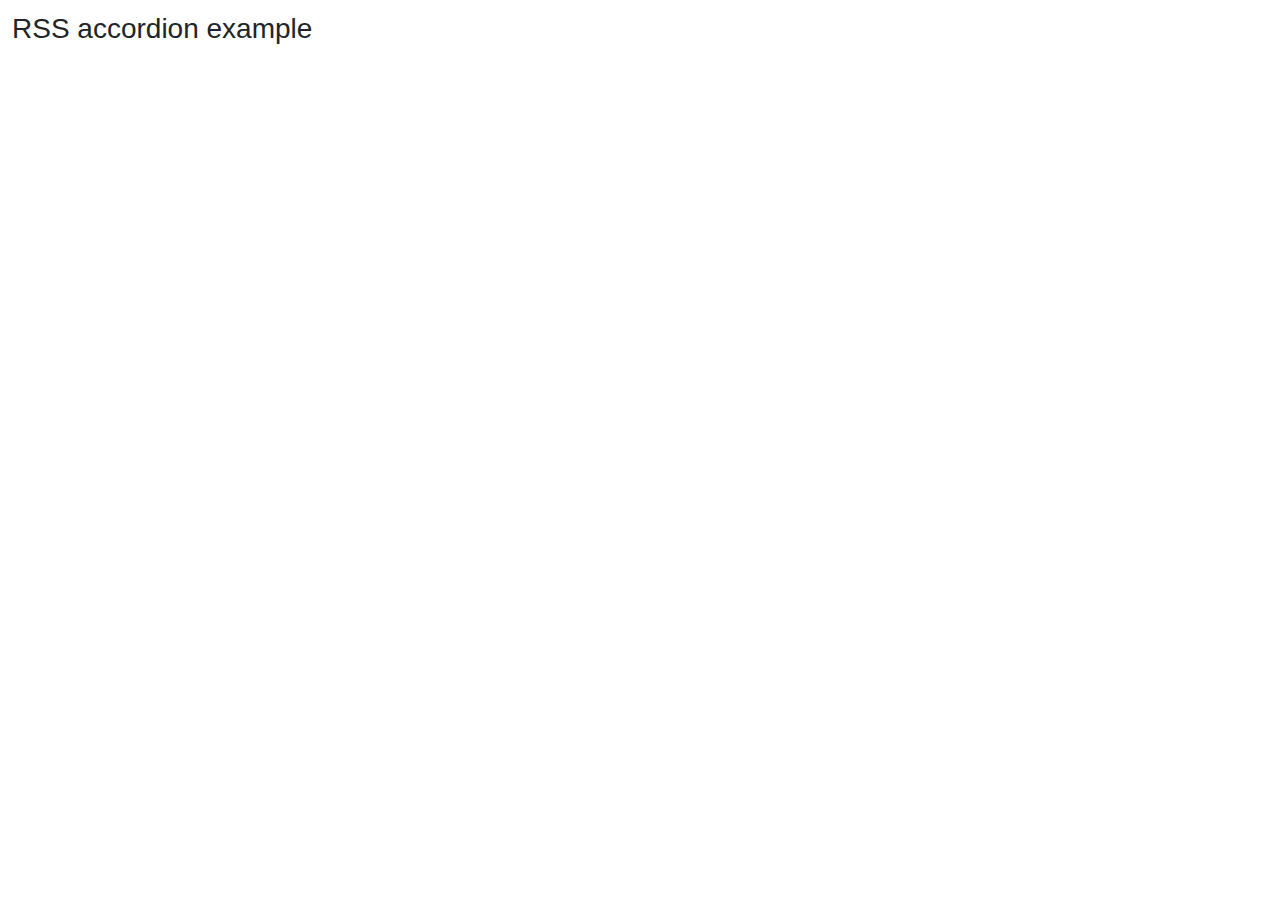
<file: assets/plugins/vanilla-rss/examples/accordion.html>
<!DOCTYPE html>
<html>
  <head>
    <title>RSS accordion example</title>

    <!-- Required meta tags -->
    <meta charset="utf-8" />
    <meta
      name="viewport"
      content="width=device-width, initial-scale=1, shrink-to-fit=no"
    />

    <!-- Bootstrap CSS -->
    <link
      rel="stylesheet"
      href="https://stackpath.bootstrapcdn.com/bootstrap/4.3.1/css/bootstrap.min.css"
    />

    <link rel="stylesheet" href="style.css" />
  </head>

  <body>
    <div>
      <h1>RSS accordion example</h1>
      <div id="rss-feeds"></div>
    </div>
    <script src="../dist/rss.global.min.js"></script>
    <script src="https://code.jquery.com/jquery-3.3.1.slim.min.js"></script>
    <script src="https://cdnjs.cloudflare.com/ajax/libs/popper.js/1.14.7/umd/popper.min.js"></script>
    <script src="https://stackpath.bootstrapcdn.com/bootstrap/4.3.1/js/bootstrap.min.js"></script>
    <script>
      window.onload = function() {
        const rss = new RSS(
          document.querySelector("#rss-feeds"),
          "https://partnernetwork.ebay.de/epn-blog?format=rss",
          {
            limit: 15,
            tokens: {
              showClass: (entry, tokens) => (tokens.index === 0 ? "show" : "")
            },
            layoutTemplate:
              '<div class="accordion" id="accordionExample">{entries}</div>',
            entryTemplate: `<div class="card">
              <div class="card-header" id="heading-{index}">
                <h2 class="mb-0">
                  <button class="btn btn-link" type="button" data-toggle="collapse" data-target="#collapse-{index}" aria-expanded="true" aria-controls="collapse-{index}">
                    {title}
                  </button>
                </h2>
              </div>
  
              <div id="collapse-{index}" class="collapse {showClass}" aria-labelledby="heading-{index}" data-parent="#accordionExample">
                <div class="card-body">
                  {bodyPlain}
                </div>
              </div>
            </div>`
          }
        );

        rss.render().then(() => console.log("cool"));
      };
    </script>
  </body>
</html>
</file>
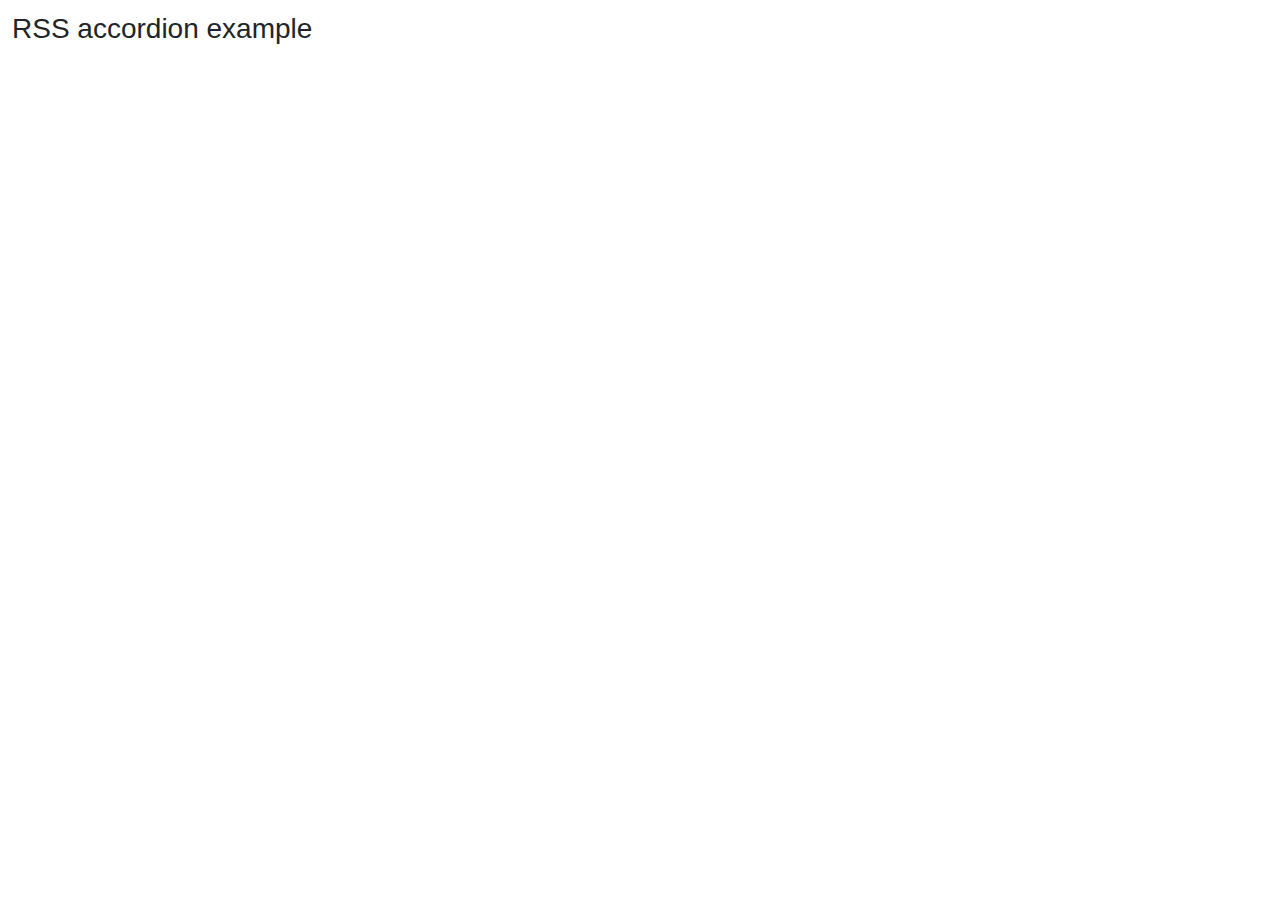
<file: assets/plugins/vanilla-rss/examples/ezypay.html>
<!DOCTYPE html>
<html>
  <head>
    <title>RSS ezypay example</title>

    <!-- Required meta tags -->
    <meta charset="utf-8" />
    <meta
      name="viewport"
      content="width=device-width, initial-scale=1, shrink-to-fit=no"
    />

    <!-- Bootstrap CSS -->
    <link
      rel="stylesheet"
      href="https://stackpath.bootstrapcdn.com/bootstrap/4.3.1/css/bootstrap.min.css"
    />

    <link rel="stylesheet" href="style.css" />
  </head>

  <body>
    <div>
      <h1>RSS accordion example</h1>
      <div id="rss-feeds"></div>
    </div>
    <script src="../dist/rss.global.min.js"></script>
    <script src="https://code.jquery.com/jquery-3.3.1.slim.min.js"></script>
    <script src="https://cdnjs.cloudflare.com/ajax/libs/popper.js/1.14.7/umd/popper.min.js"></script>
    <script src="https://stackpath.bootstrapcdn.com/bootstrap/4.3.1/js/bootstrap.min.js"></script>
    <script>
      window.onload = function() {
        const rss = new RSS(
          document.querySelector("#rss-feeds"),
          "http://www.ezypay.co.nz/feed",
          {
            limit: 15
          }
        );

        rss.render().then(() => console.log("cool"));
      };
    </script>
  </body>
</html>
</file>
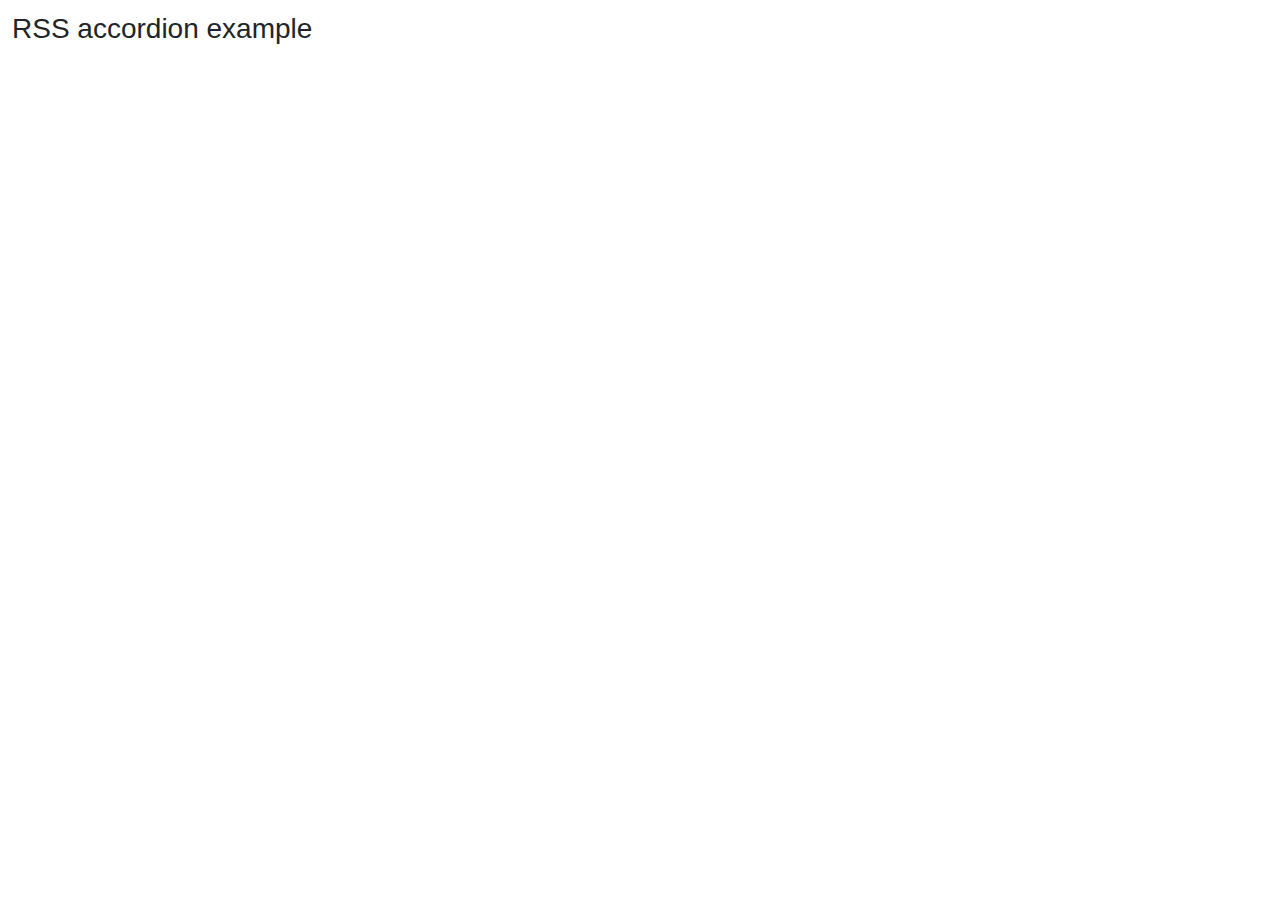
<file: assets/plugins/vanilla-rss/examples/ISO-8859-1.html>
<!DOCTYPE html>
<html>
  <head>
    <title>RSS accordion example</title>

    <!-- Required meta tags -->
    <meta charset="utf-8" />
    <meta
      name="viewport"
      content="width=device-width, initial-scale=1, shrink-to-fit=no"
    />

    <!-- Bootstrap CSS -->
    <link
      rel="stylesheet"
      href="https://stackpath.bootstrapcdn.com/bootstrap/4.3.1/css/bootstrap.min.css"
    />

    <link rel="stylesheet" href="style.css" />
  </head>

  <body>
    <div>
      <h1>RSS accordion example</h1>
      <div id="rss-feeds"></div>
    </div>
    <script src="../dist/rss.global.min.js"></script>
    <script src="https://code.jquery.com/jquery-3.3.1.slim.min.js"></script>
    <script src="https://cdnjs.cloudflare.com/ajax/libs/popper.js/1.14.7/umd/popper.min.js"></script>
    <script src="https://stackpath.bootstrapcdn.com/bootstrap/4.3.1/js/bootstrap.min.js"></script>
    <script>
      window.onload = function() {
        const rss = new RSS(
          document.querySelector("#rss-feeds"),
          "http://www.comicforum.de/external.php?type=rss2&forumids=36&lastpost=1",
          {
            encoding: "ISO-8859-1",
            limit: 15,
            tokens: {
              showClass: (entry, tokens) => (tokens.index === 0 ? "show" : "")
            },
            layoutTemplate:
              '<div class="accordion" id="accordionExample">{entries}</div>',
            entryTemplate: `<div class="card">
              <div class="card-header" id="heading-{index}">
                <h2 class="mb-0">
                  <button class="btn btn-link" type="button" data-toggle="collapse" data-target="#collapse-{index}" aria-expanded="true" aria-controls="collapse-{index}">
                    {title}
                  </button>
                </h2>
              </div>
  
              <div id="collapse-{index}" class="collapse {showClass}" aria-labelledby="heading-{index}" data-parent="#accordionExample">
                <div class="card-body">
                  {bodyPlain}
                </div>
              </div>
            </div>`
          }
        );

        rss.render().then(() => console.log("cool"));
      };
    </script>
  </body>
</html>
</file>
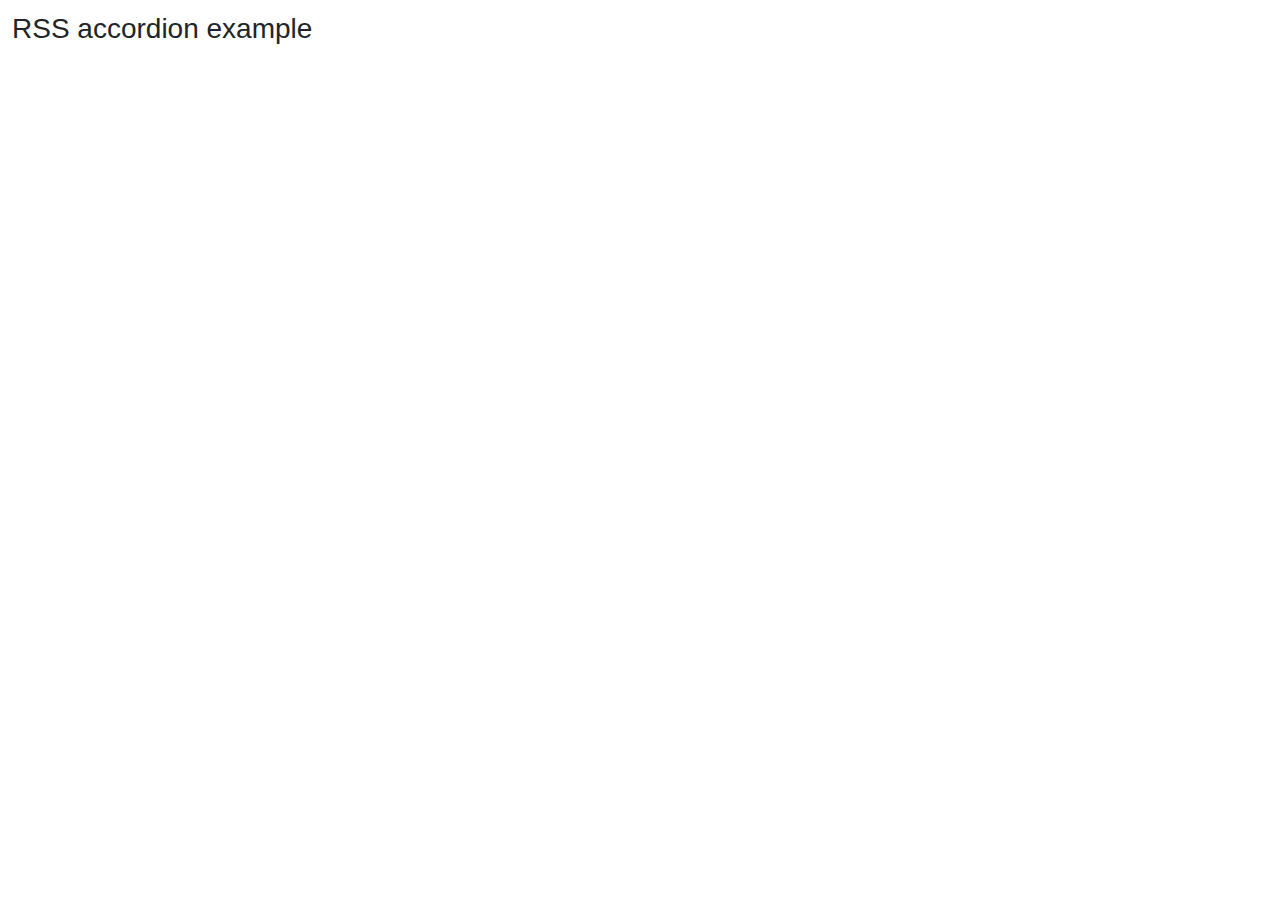
<file: assets/plugins/vanilla-rss/examples/multi-feed.html>
<!DOCTYPE html>
<html>
  <head>
    <title>RSS accordion example</title>

    <!-- Required meta tags -->
    <meta charset="utf-8" />
    <meta
      name="viewport"
      content="width=device-width, initial-scale=1, shrink-to-fit=no"
    />

    <!-- Bootstrap CSS -->
    <link
      rel="stylesheet"
      href="https://stackpath.bootstrapcdn.com/bootstrap/4.3.1/css/bootstrap.min.css"
    />

    <link rel="stylesheet" href="style.css" />
  </head>

  <body>
    <div>
      <h1>RSS accordion example</h1>
      <div id="rss-feeds"></div>
    </div>
    <script src="../dist/rss.global.min.js"></script>
    <script src="https://code.jquery.com/jquery-3.3.1.slim.min.js"></script>
    <script src="https://cdnjs.cloudflare.com/ajax/libs/popper.js/1.14.7/umd/popper.min.js"></script>
    <script src="https://stackpath.bootstrapcdn.com/bootstrap/4.3.1/js/bootstrap.min.js"></script>
    <script>
      window.onload = function() {
        const rss = new RSS(
          document.querySelector("#rss-feeds"),
          ["https://www.contentful.com/blog/feed.xml", "http://www.ebaytechblog.com/feed/"]
        );

        rss.render();
      };
    </script>
  </body>
</html>
</file>
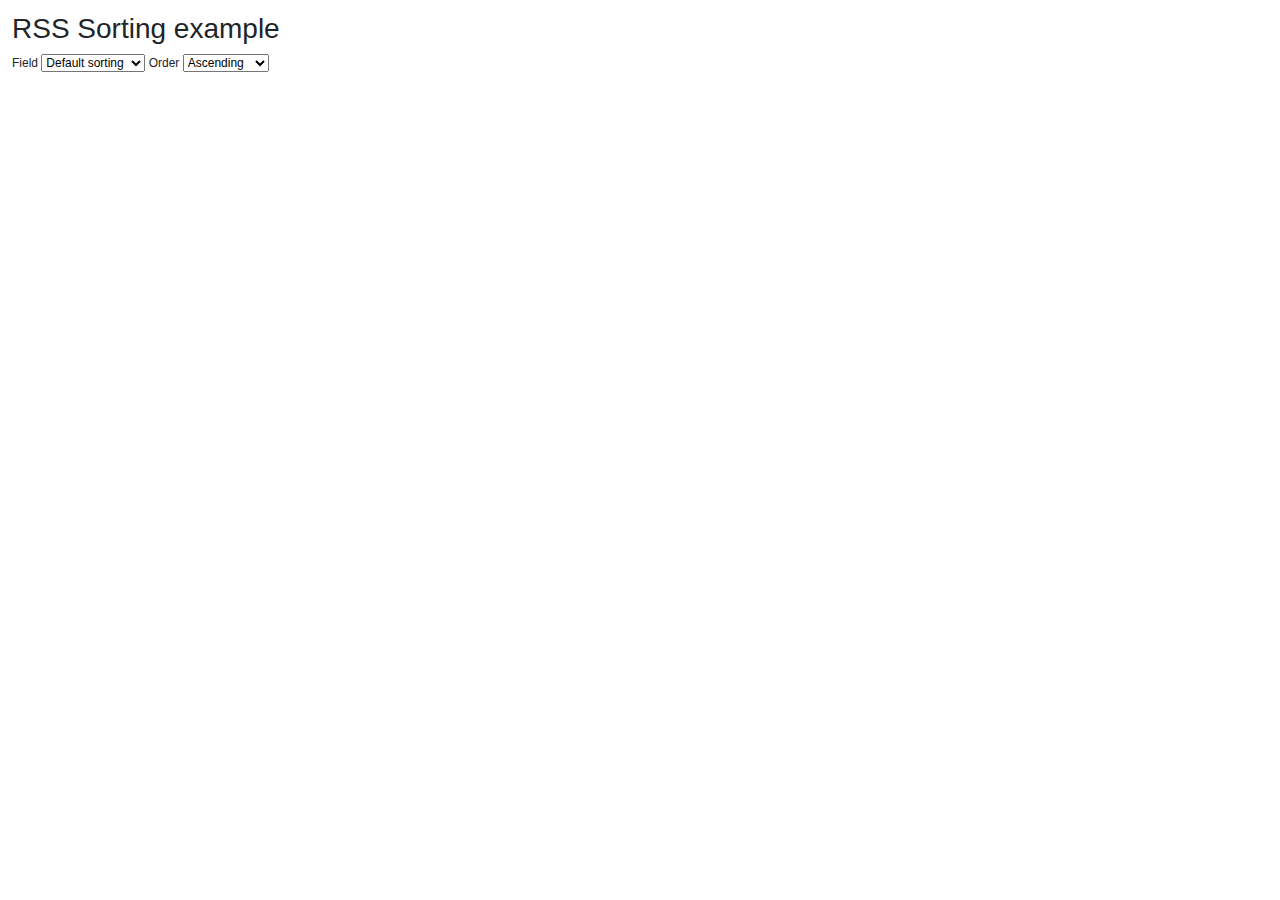
<file: assets/plugins/vanilla-rss/examples/sorting.html>
<!DOCTYPE html>
<html>
  <head>
    <title>RSS accordion example</title>

    <!-- Required meta tags -->
    <meta charset="utf-8" />
    <meta
      name="viewport"
      content="width=device-width, initial-scale=1, shrink-to-fit=no"
    />

    <!-- Bootstrap CSS -->
    <link
      rel="stylesheet"
      href="https://stackpath.bootstrapcdn.com/bootstrap/4.3.1/css/bootstrap.min.css"
    />

    <link rel="stylesheet" href="style.css" />
  </head>

  <body>
    <div>
      <h1>RSS Sorting example</h1>
      <form>
        <label>
          Field
          <select id="fieldSelect">
            <option value="">Default sorting</option>
            <option value="author">Author</option>
            <option value="publishedDate">Published Date</option>
            <option value="title">Title</option>
          </select>
        </label>

        <label>
          Order
          <select id="orderSelect">
            <option value="">Ascending</option>
            <option value="-">Descending</option>
          </select>
        </label>
      </form>
      <div id="rss-feeds"></div>
    </div>
    <script src="../dist/rss.global.min.js"></script>
    <script src="https://code.jquery.com/jquery-3.3.1.slim.min.js"></script>
    <script src="https://cdnjs.cloudflare.com/ajax/libs/popper.js/1.14.7/umd/popper.min.js"></script>
    <script src="https://stackpath.bootstrapcdn.com/bootstrap/4.3.1/js/bootstrap.min.js"></script>
    <script>
      function renderFeed() {
        const order = [
          document.querySelector("#orderSelect").value,
          document.querySelector("#fieldSelect").value
        ]
          .filter(function(e) {
            return !!e;
          })
          .join("");

        document.querySelector("#rss-feeds").innerHTML = "";
        new RSS(
          document.querySelector("#rss-feeds"),
          "http://www.ebaytechblog.com/feed",
          {
            order,
            limit: 15,
            entryTemplate:
              '<li>Author: {author}<br>Date: {date}<br> {title}<br>{shortBodyPlain}</li>'
          }
        ).render();
      }

      window.onload = function() {
        renderFeed();

        document
          .querySelectorAll("#fieldSelect,#orderSelect")
          .forEach(function(field) {
            field.addEventListener("change", renderFeed);
          });
      };
    </script>
  </body>
</html>
</file>
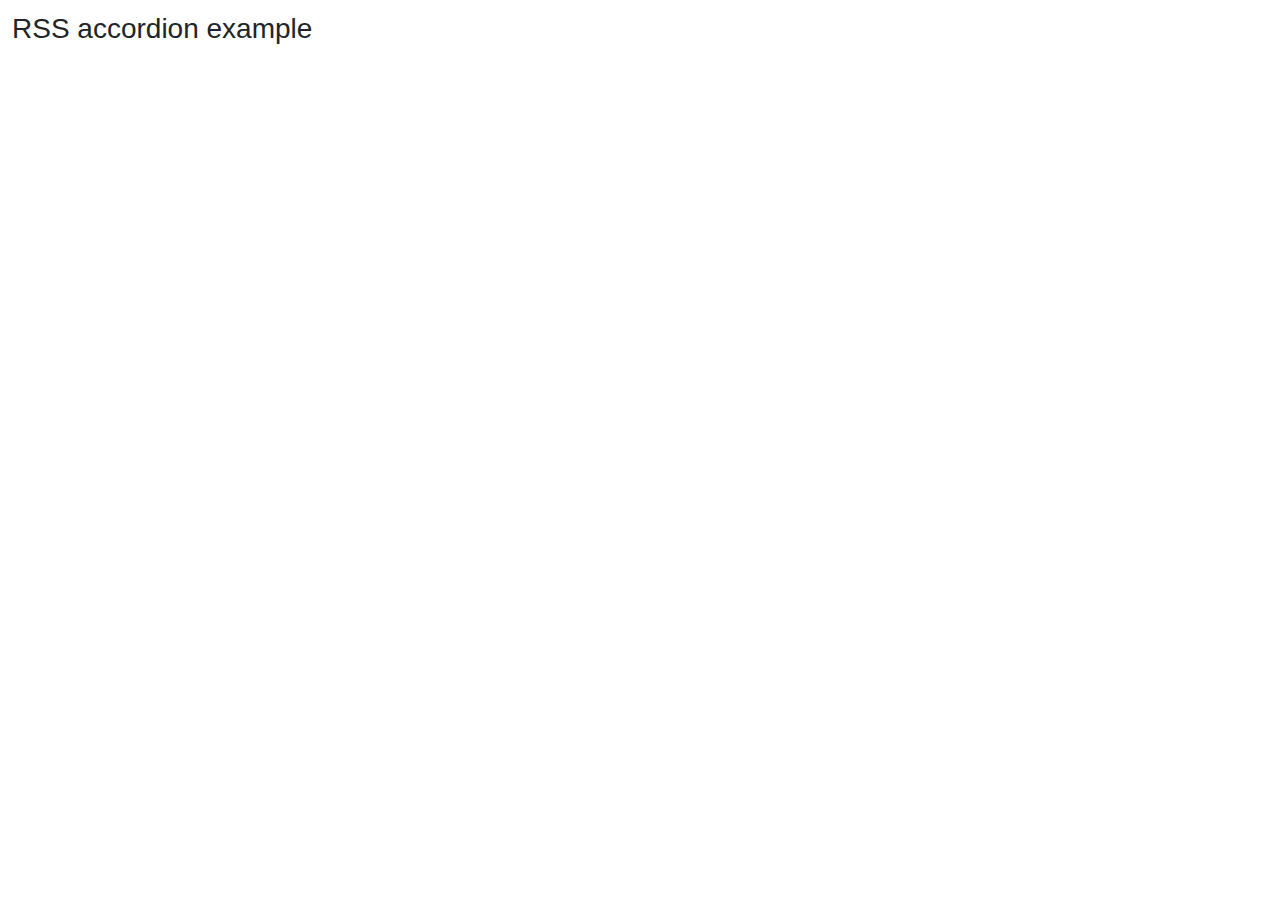
<file: assets/plugins/vanilla-rss/examples/zotero.html>
<!DOCTYPE html>
<html>
  <head>
    <title>RSS zotero example</title>

    <!-- Required meta tags -->
    <meta charset="utf-8" />
    <meta
      name="viewport"
      content="width=device-width, initial-scale=1, shrink-to-fit=no"
    />

    <!-- Bootstrap CSS -->
    <link
      rel="stylesheet"
      href="https://stackpath.bootstrapcdn.com/bootstrap/4.3.1/css/bootstrap.min.css"
    />

    <link rel="stylesheet" href="style.css" />
  </head>

  <body>
    <div>
      <h1>RSS accordion example</h1>
      <div id="rss-feeds"></div>
    </div>
    <script src="../dist/rss.global.min.js"></script>
    <script src="https://code.jquery.com/jquery-3.3.1.slim.min.js"></script>
    <script src="https://cdnjs.cloudflare.com/ajax/libs/popper.js/1.14.7/umd/popper.min.js"></script>
    <script src="https://stackpath.bootstrapcdn.com/bootstrap/4.3.1/js/bootstrap.min.js"></script>
    <script>
      window.onload = function() {
        const rss = new RSS(
          document.querySelector("#rss-feeds"),
          "https://api.zotero.org/groups/308781/items?format=atom",
          {
            entryTemplate:
              "<ul><li>Title: {title}</li><li>Author: {author}</li><li>Year: {year}</li></ul><br>",
            tokens: {
              year: function(entry, tokens) {
                return new Date(entry.publishedDate).getFullYear();
              }
            }
          }
        );
        rss.render().then(() => console.log("cool"));
      };
    </script>
  </body>
</html>
</file>
<file: assets/plugins/dark-mode-switch/dark-mode.css>
/*!
 * Dark Mode Switch v1.0.1 (https://github.com/coliff/dark-mode-switch)
 * Copyright 2021 C.Oliff
 * Licensed under MIT (https://github.com/coliff/dark-mode-switch/blob/main/LICENSE)
 */

[data-theme="dark"] {
  background-color: #111 !important;
  color: #eee;
}

[data-theme="dark"] .bg-black {
  background-color: #fff !important;
}

[data-theme="dark"] .bg-dark {
  background-color: #eee !important;
}

[data-theme="dark"] .bg-light {
  background-color: #222 !important;
}

[data-theme="dark"] .bg-white {
  background-color: #000 !important;
}
</file>
<file: assets/plugins/vanilla-rss/examples/style.css>
body {
  font-size: 12px;
  padding: 1em;
}

h1 {
  font-size: 1.75rem;
}

h2 {
  font-size: 1.25rem;
}

.card-header {
  padding: 0.5em;
}

.btn {
  text-align: left;
}
</file>
<file: assets/css/styles.css>
/*!   
 * Template Name: Developer - Portfolio Landing Page Bootstrap 5 Template for Developers
 * Version: Bootstrap 5 v1.0
 * Author: Xiaoying Riley
 * Twitter: @3rdwave_themes
 * Copyright: 3rd Wave Media Ltd.
 * Website: https://themes.3rdwavemedia.com/
*/
body {
  font-family: 'Lato', arial, sans-serif;
  font-size: 16px;
  -webkit-font-smoothing: antialiased;
  -moz-osx-font-smoothing: grayscale;
}

h1, h2, h3, h4, h5, h6 {
  font-family: 'Montserrat', sans-serif;
  font-weight: 700;
  color: #778492;
}

p b {
	color:#3AAA64;
}

a {
  color: #3AAA64;
  -webkit-transition: all 0.4s ease-in-out;
  -moz-transition: all 0.4s ease-in-out;
  -ms-transition: all 0.4s ease-in-out;
  -o-transition: all 0.4s ease-in-out;
  text-decoration: none;
}
.nav a {
    color: #3AAA64;
}

.navbar-dark .navbar-nav .nav-link{
    color:#3AAA64;
}


a:hover {
  text-decoration: underline;
  color: #2d844e;
}

a:focus {
  text-decoration: none;
}

.btn, a.btn {
  -webkit-transition: all 0.4s ease-in-out;
  -moz-transition: all 0.4s ease-in-out;
  -ms-transition: all 0.4s ease-in-out;
  -o-transition: all 0.4s ease-in-out;
  font-family: 'Montserrat', arial, sans-serif;
  padding: 8px 16px;
  font-weight: bold;
}

.btn .svg-inline--fa, a.btn .svg-inline--fa {
  margin-right: 5px;
  position: relative;
  top: -2px;
}

.btn:hover, a.btn:hover {
  text-decoration: none;
}

.btn:focus, a.btn:focus {
  color: #fff;
  box-shadow: none;
}

a.btn-cta-primary, .btn-cta-primary {
  background: #3AAA64;
  border: 1px solid #54ba4e;
  color: #fff;
  font-weight: 600;
  text-transform: uppercase;
}

a.btn-cta-primary:hover, .btn-cta-primary:hover {
  background: #49ac43;
  border: 1px solid #54ba4e;
  color: #fff;
}

a.btn-cta-secondary, .btn-cta-secondary {
  background: #3AAA64;
  border: 1px solid #479FC8;
  color: #fff;
  font-weight: 600;
  text-transform: uppercase;
}

a.btn-cta-secondary:hover, a.btn-cta-secondary:not(:disabled):not(.disabled):active:focus, .btn-cta-secondary:hover, .btn-cta-secondary:not(:disabled):not(.disabled):active:focus {
  background: #49ac43;
  border: 1px solid #49ac43;
  color: #fff;
  box-shadow: none;
}

.text-highlight {
  color: #32383e;
}

.badge-theme {
  background: #3AAA64;
  font-size: 12px;
  color: #fff;
  border-radius: 2px;
  -moz-background-clip: padding;
  -webkit-background-clip: padding-box;
  background-clip: padding-box;
}

a.dotted-link {
  border-bottom: 1px dotted #778492;
  color: #778492;
}

a.dotted-link:hover {
  text-decoration: none;
  color: #49515a;
}

.navbar {
  background-color: #1e2124;
  width: 100%;
  display: block;
}

.navbar a {
  display: contents;
  color: #f2f2f2;
  text-decoration: none;
}

.navbar a:hover {
  background: #ddd;
  color: black;
}


/* ======= Header ======= */
.header {
  margin-top: 20px;
}

.header .btn {
  font-weight: bold;
}

.header .profile-image {
  margin-right: 30px;
}

.header .profile-content .name {
  color: #49515a;
  font-size: 38px;
  margin-bottom: 5px;
  margin-top: 30px;
}

.header .profile-content .desc {
  color: #778492;
  font-family: "Lato", arial, sans-serif;
  font-weight: 400;
  font-size: 24px;
  margin-top: 0;
  margin-bottom: 15px;
}

.header .profile-content .social a {
  background: #b0b7bf;
  width: 36px;
  height: 36px;
  display: inline-block;
  border-radius: 50%;
  -moz-background-clip: padding;
  -webkit-background-clip: padding-box;
  background-clip: padding-box;
  color: #fff;
  text-align: center;
}

.header .profile-content .social a:hover {
  background: #778492;
}

.header .profile-content .social a .svg-inline--fa {
  font-size: 20px;
  margin-top: 8px;
}

/* ======= Sections======= */
.section {
  margin-bottom: 30px;
}

.section .section-inner {
  background: #fff;
  padding: 30px;
}

.section .heading {
  margin-top: 0;
  margin-bottom: 30px;
  color: #545e69;
  font-size: 24px;
}

.section .content .more-link .svg-inline--fa {
  margin-right: 5px;
  font-size: 14px;
  position: relative;
  top: -2px;
}

/* About Section */
/* Latest Section */
.latest .item {
  margin-bottom: 30px;
}

.latest .item .title {
  font-size: 18px;
  margin-top: 0;
}

.latest .item .title .label {
  margin-left: 5px;
  font-size: 12px;
}

.latest .item .title a {
  color: #778492;
}

.latest .item .title a:hover {
  color: #5f6b77;
}

.latest .item .project-image:hover {
  -webkit-opacity: 0.8;
  -moz-opacity: 0.8;
  opacity: 0.8;
}

.latest .divider {
  margin-bottom: 60px;
}

.latest .featured {
  margin-bottom: 60px;
}

.latest .featured .title {
  font-size: 20px;
  margin-bottom: 5px;
  font-size: 20px;
}

.latest .featured .summary {
  margin-bottom: 30px;
  color: #778492;
}

.latest .featured img {
  margin-bottom: 30px;
}

.latest .featured .desc {
  margin-bottom: 30px;
}

.latest .has-ribbon {
  position: relative;
  display: inline-block;
}

.latest .has-ribbon .text {
  background: #3AAA64;
  color: #fff;
}

.latest .has-ribbon .ribbon {
  position: absolute;
  top: -4px;
  right: -4px;
  width: 110px;
  height: 110px;
  overflow: hidden;
}

.latest .has-ribbon .ribbon .text {
  font-family: 'Montserrat', sans-serif;
  position: relative;
  left: -8px;
  top: 18px;
  width: 158px;
  padding: 10px 10px;
  font-size: 15px;
  font-weight: bold;
  text-align: center;
  text-transform: uppercase;
  color: #fff;
  background-color: #479FC8;
  -webkit-transform: rotate(45deg) translate3d(0, 0, 0);
  -moz-transform: rotate(45deg) translate3d(0, 0, 0);
  -ms-transform: rotate(45deg) translate3d(0, 0, 0);
  -o-transform: rotate(45deg) translate3d(0, 0, 0);
}

.latest .has-ribbon .ribbon .text:before, .latest .has-ribbon .ribbon .text:after {
  content: '';
  position: absolute;
  bottom: -5px;
  border-top: 5px solid #276582;
  border-left: 5px solid transparent;
  border-right: 5px solid transparent;
}

.latest .has-ribbon .ribbon .text:before {
  left: 0;
}

.latest .has-ribbon .ribbon .text:after {
  right: 0;
}

/* Projects Section */
.projects .item {
  margin-bottom: 30px;
}

.projects .item .title {
  font-size: 16px;
  margin-top: 0;
  margin-bottom: 5px;
  line-height: 1.5;
}

.projects .item .title a {
  color: #778492;
}

.projects .item .title a:hover {
  color: #5f6b77;
}

/* Work Section */
.experience .item {
  margin-bottom: 30px;
}

.experience .item .title {
  font-size: 16px;
  margin-top: 0;
  margin-bottom: 5px;
  line-height: 1.5;
}

.experience .item .title .place {
  color: #999;
  font-weight: normal;
}

.experience .item .title .place a {
  color: #999;
}

.experience .item .title .place a:hover {
  color: #666666;
}

.experience .item .title .year {
  color: #999;
  font-weight: normal;
}

/* Git section */
.github-graph {
  margin-bottom: 30px;
}

.github-graph .js-calendar-graph-svg {
  max-width: 100%;
}

.github-graph h2 {
  font-size: 18px;
}

.ghfeed {
  height: 500px;
}

.ghfeed,
.ghfeed *,
.ghfeed *:before,
.ghfeed *:after {
  box-sizing: content-box;
}

/* Info Section */
.info .svg-inline--fa {
  margin-right: 15px;
  color: #ccd1d6;
}

.info .svg-inline--fa.fa-envelope-o {
  font-size: 14px;
}

.info ul {
  margin-bottom: 0;
}

.info li {
  margin-bottom: 15px;
}

.info li:last-child {
  margin-bottom: 0;
}

/* Skills Section */
.skills .intro {
  margin-bottom: 30px;
}

.skills .skillset .item {
  margin-bottom: 30px;
}

.skills .skillset .level-title {
  font-size: 16px;
  position: relative;
  margin-top: 0;
  margin-bottom: 10;
}

.skills .skillset .level-title .level-label {
  color: #ccd1d6;
  font-size: 14px;
  font-weight: 400;
  font-family: "Lato", arial, sans-serif;
  position: absolute;
  right: 0;
  top: 0;
}

.skills .skillset .level-bar {
  height: 15px;
  background: #e8e8e8;
}

.skills .skillset .level-bar-inner {
  height: 15px;
  background: #66cb8c;
}

.skills .svg-inline--fa {
  margin-right: 3px;
  position: relative;
  top: 0;
}

/* Testimonials section */
.testimonials .item {
  margin-bottom: 30px;
}

.testimonials .item:last-child {
  margin-bottom: 0;
}

.testimonials .item .quote {
  color: #666;
  font-size: 16px;
  border-left: 5px solid #9fdeb7;
  padding: 5px 15px;
  margin-bottom: 15px;
}

.testimonials .item .quote p {
  margin-bottom: 0;
}

.testimonials .item .quote .svg-inline--fa {
  color: #79d19a;
  margin-right: 15px;
}

.testimonials .item .source {
  font-size: 14px;
  padding-left: 20px;
  font-weight: 500;
}

.testimonials .item .source .name {
  color: #939ea9;
  font-weight: 600;
}

.testimonials .item .source .title {
  color: #999;
}

/* Education section */
.education .item {
  margin-bottom: 30px;
}

.education .item:last-child {
  margin-bottom: 0;
}

.education .item .title {
  font-size: 16px;
  margin-top: 0;
}

.education .item .university {
  font-family: "Lato", arial, sans-serif;
  font-size: 13px;
  color: #999;
  font-weight: 600;
  padding-left: 25px;
}

.education .item .university .year {
  color: #b0b7bf;
  font-weight: 500;
}

/* Language Section */
.languages .item {
  margin-bottom: 15px;
}

.languages .item .title {
  color: #778492;
}

.languages .item .level {
  color: #999;
}

.languages .item:last-child {
  margin-bottom: 0;
}

.languages .item .svg-inline--fa {
  color: #79d19a;
}

/* Blog Section */
.blog .item {
  margin-bottom: 30px;
}

.blog .item .title {
  font-size: 18px;
  line-height: 1.3;
}

.blog .item .title a {
  color: #778492;
}

.blog .item .title a:hover {
  color: #5f6b77;
}

.blog .item p {
  margin-bottom: 5px;
}

.blog .item:last-child {
  margin-bottom: 0;
}

/* List section */
.list ul li {
  margin-bottom: 10px;
}

.list ul li .svg-inline--fa {
  margin-right: 5px;
}

.list ul li a {
  color: #778492;
}

.list ul li a:hover {
  color: #49515a;
}

/* Credits */
.credits ul li {
  margin-bottom: 10px;
}

.credits ul li .svg-inline--fa {
  margin-right: 5px;
  position: relative;
  top: -2px;
}

.credits ul li a {
  color: #778492;
}

.credits ul li a .svg-inline--fa {
  color: #b0b7bf;
}

.credits ul li a:hover {
  color: #49515a;
}

.credits .btn {
  margin-bottom: 15px;
}

.aside .subheading {
  font-size: 18px;
  color: #545e69;
}

/* ======= Footer ======= */
.footer {
  background: #32383e;
  color: #fff;
  padding: 10px 0;
}

.footer .copyright {
  line-height: 1.6;
  color: #a1aab4;
  font-size: 14px;
}

.footer a {
  color: #fff;
}

.footer .fa-heart {
  color: #fb866a;
}

.dark-mode-switch {
  margin-bottom: 1rem;
}

.dark-mode-switch .form-switch {
  display: -webkit-flex;
  display: flex;
}

.dark-mode-switch label {
  font-size: 0.875rem;
  font-weight: bold;
}

.dark-mode-switch .form-switch .form-check-input {
  border-radius: 1em;
  border-color: #DAE3E7;
}

.dark-mode-switch .form-check-input:checked {
  background-color: #54ba4e;
  border-color: #54ba4e;
}

.dark-mode-switch .form-check-input:focus {
  box-shadow: none;
  border-color: #DAE3E7;
}

body[data-theme="dark"] {
  background: #17191c;
  /* Github Activity Dark Mode */
  /* Github activity */
}

body[data-theme="dark"] a:hover {
  color: #53c47d;
}

body[data-theme="dark"] a.btn:hover {
  color: #fff;
}

body[data-theme="dark"] .dark-mode-switch .form-check-input:focus {
  border-color: #54ba4e;
}

body[data-theme="dark"] .header {
  background: #1e2124;
  color: rgba(255, 255, 255, 0.9);
  border-top-color: #1e2124;
}

body[data-theme="dark"] .header .profile-content .name {
  color: rgba(255, 255, 255, 0.9);
}

body[data-theme="dark"] .header .profile-content .desc {
  color: rgba(255, 255, 255, 0.7);
}

body[data-theme="dark"] .header .profile-content .social a {
  background: #2e3238;
  color: rgba(230, 230, 230, 0.7);
}

body[data-theme="dark"] .header .profile-content .social a:hover {
  color: rgba(255, 255, 255, 0.9);
}

body[data-theme="dark"] .section .section-inner {
  background: #1e2124;
  color: rgba(255, 255, 255, 0.7);
}

body[data-theme="dark"] .section .heading {
  color: rgba(255, 255, 255, 0.9);
}

body[data-theme="dark"] .experience .item .title {
  color: rgba(255, 255, 255, 0.9);
}

body[data-theme="dark"] .testimonials .item .quote {
  color: rgba(255, 255, 255, 0.9);
}

body[data-theme="dark"] .latest .item .title a, body[data-theme="dark"] .projects .item .title a, body[data-theme="dark"] .blog .item .title a {
  color: rgba(255, 255, 255, 0.9);
}

body[data-theme="dark"] .latest .item .title a:hover, body[data-theme="dark"] .projects .item .title a:hover, body[data-theme="dark"] .blog .item .title a:hover {
  color: #fff;
}

body[data-theme="dark"] .testimonials .item .source .name {
  color: rgba(255, 255, 255, 0.9);
}

body[data-theme="dark"] .education .item .title {
  color: rgba(255, 255, 255, 0.9);
}

body[data-theme="dark"] .languages .item .title {
  color: rgba(255, 255, 255, 0.9);
}

body[data-theme="dark"] .list ul li a, body[data-theme="dark"] .credits ul li a {
  color: inherit;
}

body[data-theme="dark"] .experience .item .title .place a {
  color: rgba(255, 255, 255, 0.7);
}

body[data-theme="dark"] .experience .item .title .place a:hover {
  color: rgba(255, 255, 255, 0.9);
}

body[data-theme="dark"] .aside .subheading {
  color: rgba(255, 255, 255, 0.9);
}

body[data-theme="dark"] .gha-header, body[data-theme="dark"] .gha-footer, body[data-theme="dark"] .gha-feed {
  background: #17191c;
  border-color: rgba(255, 255, 255, 0.1);
  color: #3AAA64;
}

body[data-theme="dark"] .gha-feed a {
  color: #3AAA64;
}

body[data-theme="dark"] .gha-header > .gha-github-icon,
body[data-theme="dark"] .gha-header > .gha-user-info > a,
body[data-theme="dark"] .gha-header > .gha-user-info > p > a {
  color: rgba(255, 255, 255, 0.9);
}

body[data-theme="dark"] .gha-activity {
  border-color: #333;
}

body[data-theme="dark"] .gha-gravatar img {
  border: 3px solid #333;
  box-shadow: 0 0 0 #ccc;
}

body[data-theme="dark"] .gha-message-merge {
  background: #2e3238;
}

body[data-theme="dark"] .gha-feed small {
  color: rgba(255, 255, 255, 0.7);
}

body[data-theme="dark"] .github-graph {
  background: #17191c;
}

body[data-theme="dark"] .contrib-number {
  color: rgba(255, 255, 255, 0.9);
}

body[data-theme="dark"] .border, body[data-theme="dark"] .contrib-column {
  border: 1px solid rgba(255, 255, 255, 0.1) !important;
}

body[data-theme="dark"] .text-muted {
  color: rgba(255, 255, 255, 0.6);
}

@media (max-width: 767.98px) {
  .header {
    text-align: center;
  }
  .header .profile-image {
    float: none !important;
    margin: 0 auto;
  }
  .header .profile-content {
    float: none !important;
    text-align: center;
  }
  .header .btn {
    margin-top: 30px;
    float: none !important;
  }
  .project-image {
    margin-bottom: 15px;
  }
}

@media (min-width: 1400px) {
  .container {
    width: 1360px;
    max-width: inherit;
  }
}


.tagcloudactiveskills ul {
	margin: 0;
	padding: 0;
	list-style: none;
}
.tagcloudactiveskills ul li {
	display: inline-block;
	margin: 0 0 .3em 1em;
	padding: 0;
}
.tagcloudactiveskills ul li span {
	display: inline-block;
	height: 30px;
	line-height: 30px;
	padding: 0 1em 0 .75em;
	background-color: #3AAA64;
	border-radius: 3px 3px 3px 3px;
	color: #fff;
	font-size: 13px;
	text-decoration: none;
	-webkit-transition: .2s;
	transition: .2s;
}
.tagcloudactiveskills ul li span::before {
	position: absolute;
	top: 0;
	left: -15px;
	z-index: -1;
	content: '';
	width: 30px;
	height: 30px;
	background-color: #3498db;
	border-radius: 50%;
	-webkit-transition: .2s;
	transition: .2s;
}
.tagcloudactiveskills ul li span::after {
	position: absolute;
	top: 50%;
	left: -6px;
	z-index: 2;
	display: block;
	content: '';
	width: 6px;
	height: 6px;
	margin-top: -3px;
	border-radius: 100%;
}
.tagcloudactiveskills ul li span {
	display: block;
	white-space: nowrap;
	overflow: hidden;
}

.tagcloudinactiveskills ul {
	margin: 0;
	padding: 0;
	list-style: none;
}
.tagcloudinactiveskills ul li {
	display: inline-block;
	margin: 0 0 .3em 1em;
	padding: 0;
}
.tagcloudinactiveskills ul li span {
	display: inline-block;
	height: 30px;
	line-height: 30px;
	padding: 0 1em 0 .75em;
	background-color: #DAE3E7;
	border-radius: 3px 3px 3px 3px;
	color: #778492;
	font-size: 13px;
	text-decoration: none;
	-webkit-transition: .2s;
	transition: .2s;
}
.tagcloudinactiveskills ul li span::before {
	position: absolute;
	top: 0;
	left: -15px;
	z-index: -1;
	content: '';
	width: 30px;
	height: 30px;
	background-color: #DAE3E7;
	border-radius: 50%;
	-webkit-transition: .2s;
	transition: .2s;
}
.tagcloudinactiveskills ul li span::after {
	position: absolute;
	top: 50%;
	left: -6px;
	z-index: 2;
	display: block;
	content: '';
	width: 6px;
	height: 6px;
	margin-top: -3px;
	border-radius: 100%;
}
.tagcloudinactiveskills ul li span {
	display: block;
	max-width: 100px;
	white-space: nowrap;
	text-overflow: ellipsis;
	overflow: hidden;
}

.list-styled ul {
  list-style: none;
}

.list-styled li::marker {
  color: #3AAA64;
  font-weight: bold;
  display: inline-block; 
  width: 1em;
  margin-left: -1em;
}

.content b
{
	color:#3AAA64;
}

.hobbies
{
	margin-right: 10px;
}
</file>
